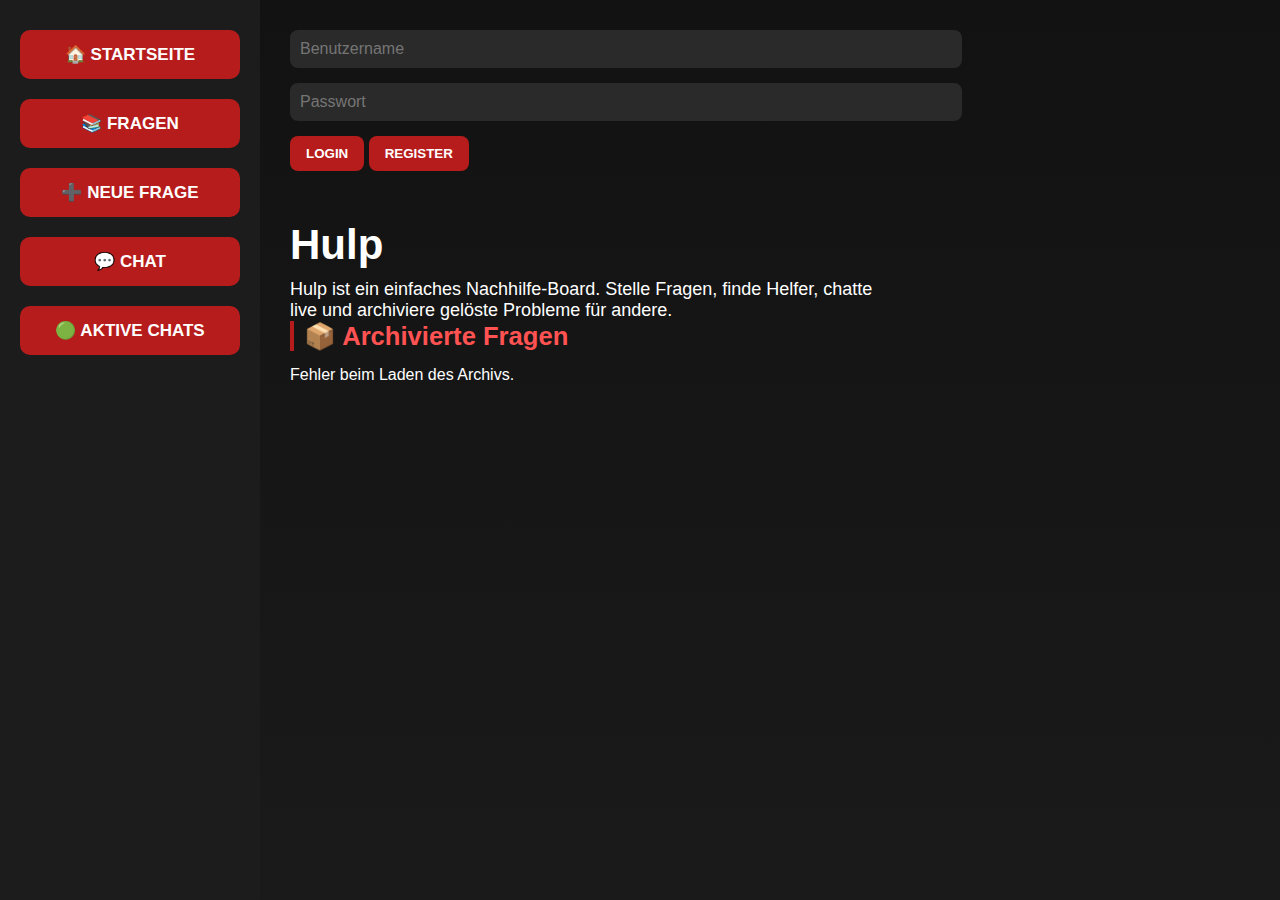
<file: index.html>
<!DOCTYPE html>
<html lang="de">
<head>
  <meta charset="UTF-8">
  <meta name="viewport" content="width=device-width, initial-scale=1.0">
  <title>Hulp – Nachhilfe Board</title>
  <link rel="stylesheet" href="style.css">
</head>
<body>

<div class="sidebar">
  <button onclick="showSection('home')">🏠 <span>Startseite</span></button>
  <button onclick="showSection('fragen')">📚 <span>Fragen</span></button>
  <button onclick="showSection('neu')">➕ <span>Neue Frage</span></button>
  <button onclick="showSection('chat')">💬 <span>Chat</span></button>
  <button onclick="showSection('activeChats')">🟢 <span>Aktive Chats</span></button>
  <button id="adminTabBtn" onclick="showSection('admin')" style="display:none;">🛠 <span>Admin</span></button>
</div>

<div class="main">
  <div class="topbar">
    <div id="loginArea">
      <input id="username" placeholder="Benutzername">
      <input id="password" type="password" placeholder="Passwort">
      <button class="btn" onclick="login()">Login</button>
      <button class="btn" onclick="showRegisterPopup()">Register</button>
    </div>
    <div id="userArea" style="display:none;">
      Eingeloggt als <span id="userName"></span>
      <button class="btn" onclick="logout()">Logout</button>
    </div>
  </div>

  <!-- Abschnitt: Startseite -->
  <div id="home" class="section">
    <h1 style="font-size:42px; margin-bottom:10px;">Hulp</h1>
    <p style="font-size:18px; max-width:600px;">
      Hulp ist ein einfaches Nachhilfe-Board. Stelle Fragen, finde Helfer,
      chatte live und archiviere gelöste Probleme für andere.
    </p>

    <h2>📦 Archivierte Fragen</h2>
    <div id="archivListe">Lade...</div>
  </div>

  <!-- Abschnitt: Fragen -->
  <div id="fragen" class="section">
    <h2>Fragen</h2>
    <div id="fragenListe"></div>
  </div>

  <!-- Abschnitt: Neue Frage -->
  <div id="neu" class="section" style="display:none;">
    <h2>Neue Frage erstellen</h2>
    <select id="fach">
      <option>Mathe</option><option>Deutsch</option><option>Englisch</option>
      <option>Physik</option><option>Chemie</option><option>Biologie</option>
    </select>
    <textarea id="frageText" placeholder="Deine Frage..."></textarea>
    <button class="btn" onclick="addFrage()">Frage senden</button>
  </div>

  <!-- Abschnitt: Chat -->
  <div id="chat" class="section" style="display:none;">
    <h2>Chat</h2>
    <div id="chatList" style="max-height:300px; overflow-y:auto; border:1px solid #6d28d9; padding:10px; border-radius:8px;"></div>
    <input id="chatInput" placeholder="Nachricht eingeben...">
    <button class="btn" onclick="sendChatMessage()">Senden</button>
      <button class="btn" onclick="endCurrentChat()">Chat beenden</button>
  </div>
</div>

<!-- Abschnitt: Aktive Chats -->
<div id="activeChats" class="section" style="display:none;">
  <h2>Meine aktiven Chats</h2>
  <div id="activeChatsList" style="max-height:300px; overflow-y:auto; border:1px solid #6d28d9; padding:10px; border-radius:8px;"></div>
</div>

<div id="admin" class="section" style="display:none;">
  <h2>Adminbereich</h2>
  <div id="adminContent">
    <p>Lade Chats...</p>
  </div>
</div>


<script src="questions.js"></script>
<script src="chat.js"></script>
<script src="main.js"></script>

<div id="registerPopup">
  <h3>Registrieren</h3>
  <input id="regUsername" placeholder="Benutzername">
  <input id="regPassword1" type="password" placeholder="Passwort">
  <input id="regPassword2" type="password" placeholder="Passwort wiederholen">
  <button class="btn" onclick="register()">Registrieren</button>
  <button class="btn" onclick="closeRegisterPopup()">Abbrechen</button>
</div>

<div id="hulpPopup">
  <div class="hulpPopupContent">
    <p id="hulpPopupText"></p>
    <div class="hulpPopupButtons">
      <button id="hulpPopupOk" class="btn">OK</button>
      <button id="hulpPopupCancel" class="btn" style="display:none;">Abbrechen</button>
    </div>
  </div>
</div>
</body>
</html>
</file>
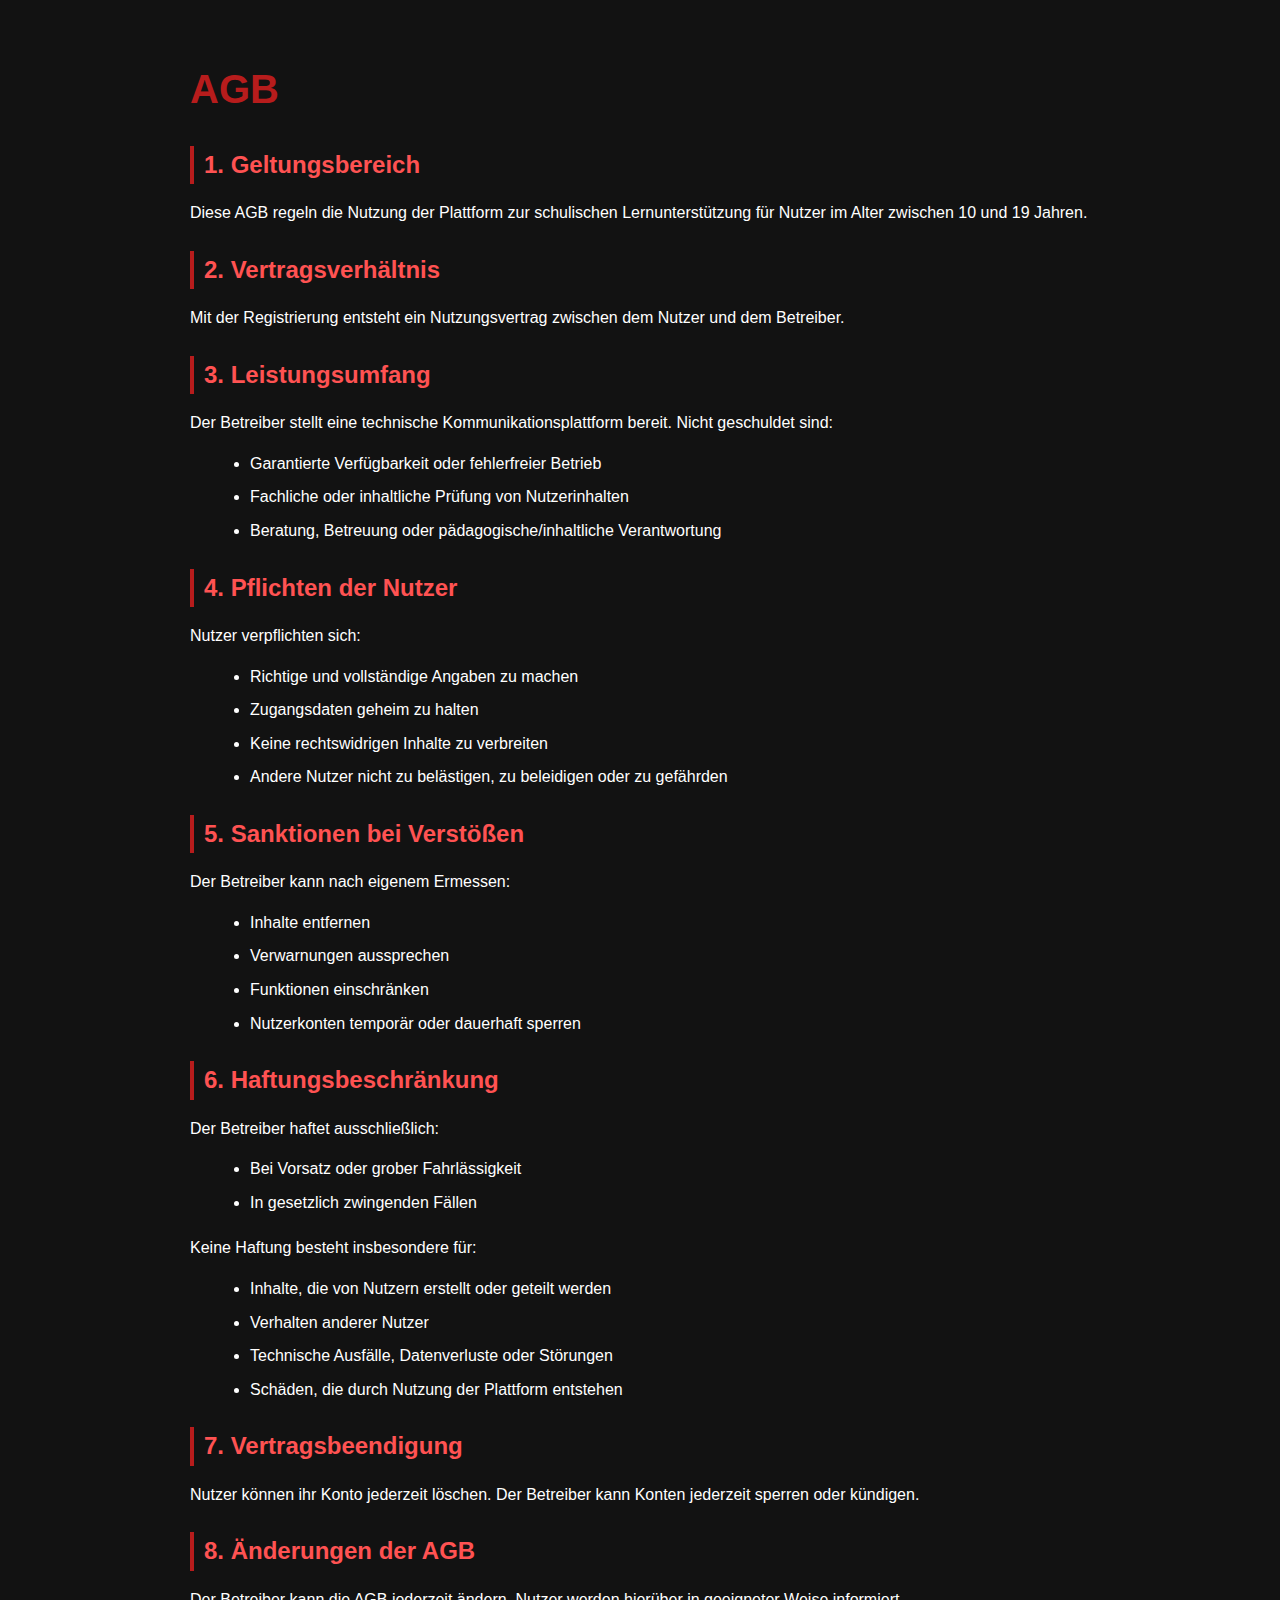
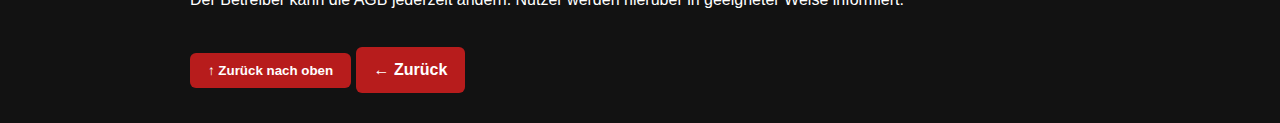
<file: agb.html>
<!DOCTYPE html>
<html lang="de">
<head>
  <meta charset="UTF-8">
  <meta name="viewport" content="width=device-width, initial-scale=1.0">
  <title>AGB – Hulp</title>
  <style>
    body {
      font-family: 'Segoe UI', sans-serif;
      background: #121212;
      color: white;
      line-height: 1.6;
      padding: 30px;
      max-width: 900px;
      margin: auto;
    }
    h1 {
      font-size: 2.5em;
      color: #b71c1c;
      margin-bottom: 20px;
    }
    h2 {
      font-size: 1.5em;
      color: #ff5252;
      margin-top: 25px;
      margin-bottom: 10px;
      border-left: 4px solid #b71c1c;
      padding-left: 10px;
    }
    ul {
      margin: 10px 0 20px 20px;
    }
    li {
      margin-bottom: 8px;
    }
    p {
      margin-bottom: 15px;
    }
    .btn-back {
      display: inline-block;
      margin-top: 20px;
      padding: 10px 18px;
      background: #b71c1c;
      color: white;
      border: none;
      border-radius: 6px;
      cursor: pointer;
      font-weight: 600;
      text-decoration: none;
      transition: 0.2s;
    }
    .btn-back:hover {
      background: #d32f2f;
    }
  </style>
</head>
<body>

  <h1>AGB</h1>

  <h2>1. Geltungsbereich</h2>
  <p>
    Diese AGB regeln die Nutzung der Plattform zur schulischen Lernunterstützung für Nutzer im Alter zwischen 10 und 19 Jahren.
  </p>

  <h2>2. Vertragsverhältnis</h2>
  <p>
    Mit der Registrierung entsteht ein Nutzungsvertrag zwischen dem Nutzer und dem Betreiber.
  </p>

  <h2>3. Leistungsumfang</h2>
  <p>Der Betreiber stellt eine technische Kommunikationsplattform bereit. Nicht geschuldet sind:</p>
  <ul>
    <li>Garantierte Verfügbarkeit oder fehlerfreier Betrieb</li>
    <li>Fachliche oder inhaltliche Prüfung von Nutzerinhalten</li>
    <li>Beratung, Betreuung oder pädagogische/inhaltliche Verantwortung</li>
  </ul>

  <h2>4. Pflichten der Nutzer</h2>
  <p>Nutzer verpflichten sich:</p>
  <ul>
    <li>Richtige und vollständige Angaben zu machen</li>
    <li>Zugangsdaten geheim zu halten</li>
    <li>Keine rechtswidrigen Inhalte zu verbreiten</li>
    <li>Andere Nutzer nicht zu belästigen, zu beleidigen oder zu gefährden</li>
  </ul>

  <h2>5. Sanktionen bei Verstößen</h2>
  <p>Der Betreiber kann nach eigenem Ermessen:</p>
  <ul>
    <li>Inhalte entfernen</li>
    <li>Verwarnungen aussprechen</li>
    <li>Funktionen einschränken</li>
    <li>Nutzerkonten temporär oder dauerhaft sperren</li>
  </ul>

  <h2>6. Haftungsbeschränkung</h2>
  <p>Der Betreiber haftet ausschließlich:</p>
  <ul>
    <li>Bei Vorsatz oder grober Fahrlässigkeit</li>
    <li>In gesetzlich zwingenden Fällen</li>
  </ul>
  <p>Keine Haftung besteht insbesondere für:</p>
  <ul>
    <li>Inhalte, die von Nutzern erstellt oder geteilt werden</li>
    <li>Verhalten anderer Nutzer</li>
    <li>Technische Ausfälle, Datenverluste oder Störungen</li>
    <li>Schäden, die durch Nutzung der Plattform entstehen</li>
  </ul>

  <h2>7. Vertragsbeendigung</h2>
  <p>
    Nutzer können ihr Konto jederzeit löschen. Der Betreiber kann Konten jederzeit sperren oder kündigen.
  </p>

  <h2>8. Änderungen der AGB</h2>
  <p>
    Der Betreiber kann die AGB jederzeit ändern. Nutzer werden hierüber in geeigneter Weise informiert.
  </p>

  <button class="btn-back" onclick="scrollToTop()">↑ Zurück nach oben</button>

  <script>
    function scrollToTop() {
      window.scrollTo({ top: 0, behavior: 'smooth' });
    }
  </script>
  <a href="index.html" class="btn-back">← Zurück</a>

</body>
</html>
</file>
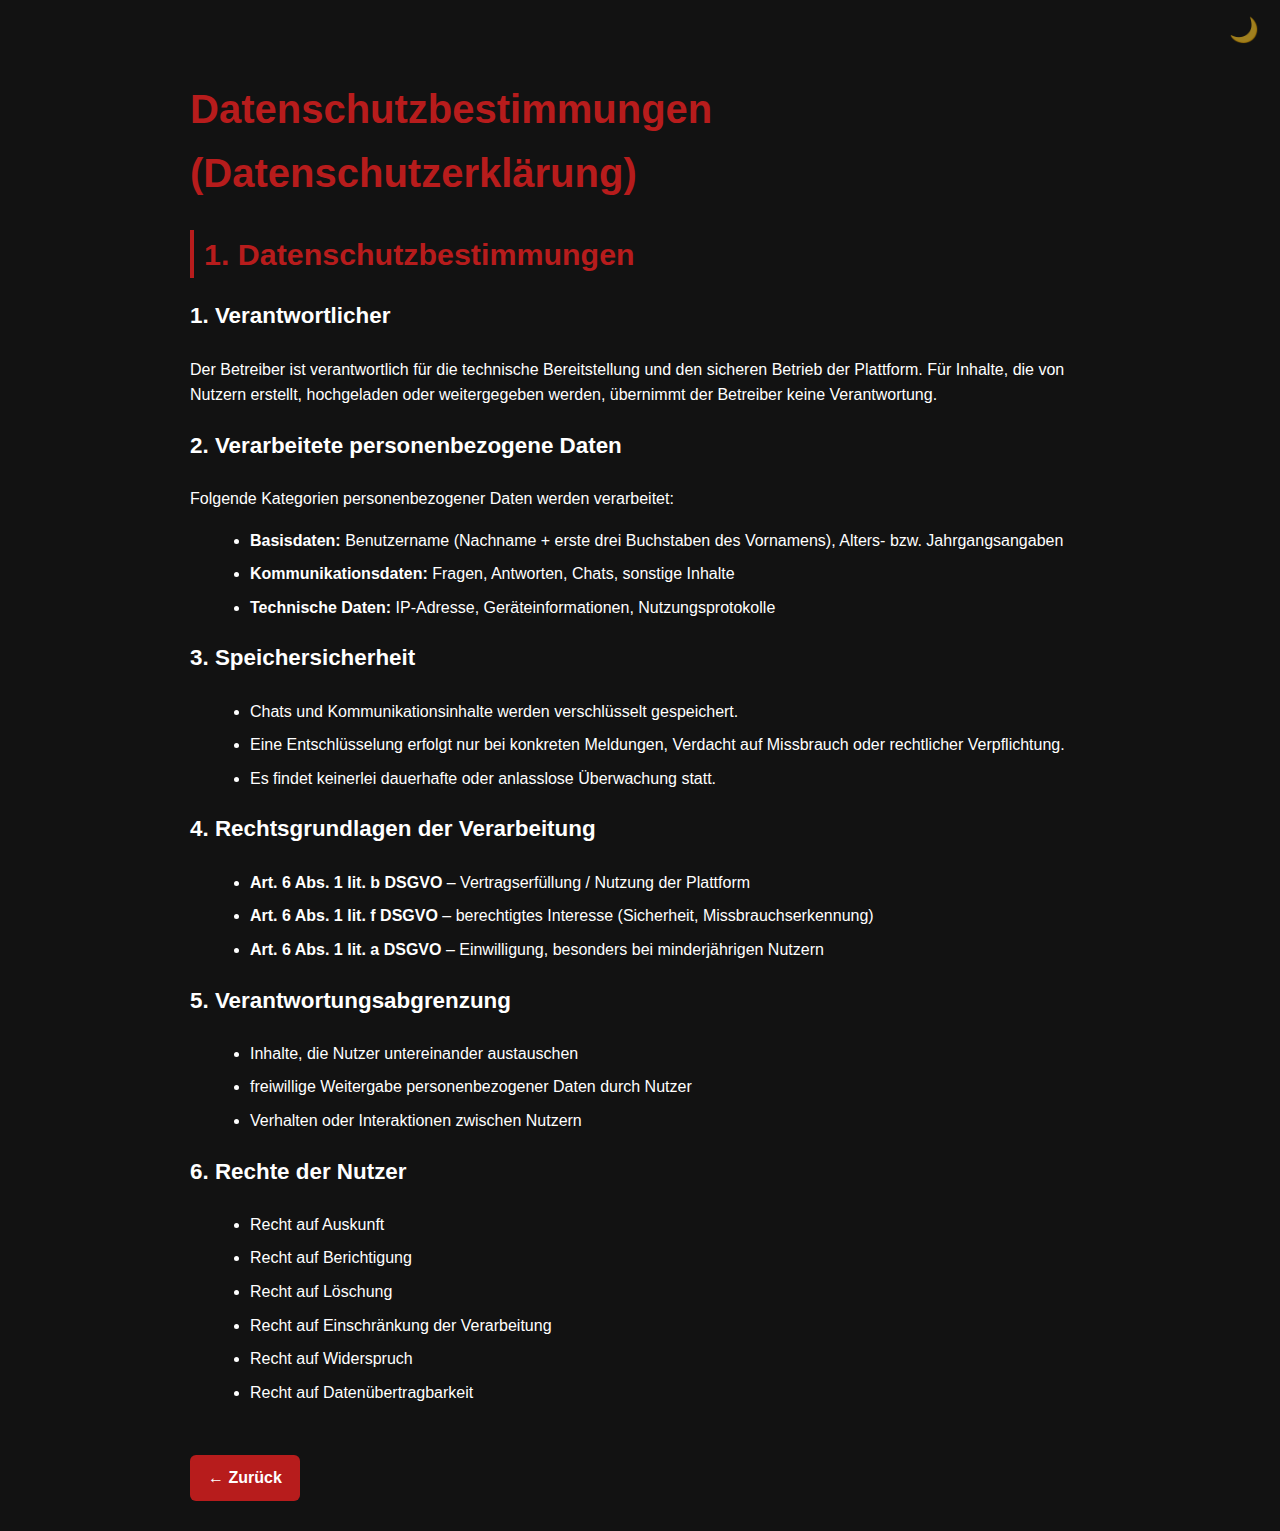
<file: datenschutz.html>
<!DOCTYPE html>
<html lang="de">
<head>
<meta charset="UTF-8">
<meta name="viewport" content="width=device-width, initial-scale=1.0">
<title>Datenschutz – Hulp</title>
<style>
  :root {
    --bg-color: #121212;
    --text-color: white;
    --accent: #b71c1c;
  }
  .light {
    --bg-color: #f5f5f5;
    --text-color: #222;
    --accent: #c62828;
  }

  body {
    font-family: 'Segoe UI', sans-serif;
    background: var(--bg-color);
    color: var(--text-color);
    line-height: 1.6;
    padding: 30px;
    max-width: 900px;
    margin: auto;
  }

  main {
    padding-top: 20px;
  }

  h1 { font-size: 2.5em; color: var(--accent); margin-bottom: 20px; }
  h2 { font-size: 1.9em; border-left: 4px solid var(--accent); padding-left: 10px; margin: 25px 0 10px; color: var(--accent); }
  h3 { font-size: 1.4em; margin-top: 20px; }

  ul { margin: 10px 0 20px 20px; }
  li { margin-bottom: 8px; }

  a.btn-back {
    display: inline-block;
    margin-top: 30px;
    padding: 10px 18px;
    background: var(--accent);
    color: white;
    border-radius: 6px;
    cursor: pointer;
    font-weight: 600;
    text-decoration: none;
    transition: 0.2s;
  }
  a.btn-back:hover { background: #d32f2f; }

  #themeToggle {
    position: fixed;
    top: 15px;
    right: 15px;
    background: transparent;
    border: none;
    font-size: 24px;
    cursor: pointer;
    color: var(--text-color);
    opacity: 0.6;
    transition: opacity 0.2s, transform 0.2s;
  }
  #themeToggle:hover { opacity: 1; transform: scale(1.1); }
  #themeToggle:focus { outline: 3px solid var(--accent); outline-offset: 3px; }
</style>
</head>
<body>
<button id="themeToggle" aria-label="Theme wechseln">🌙</button>

<main>
  <h1>Datenschutzbestimmungen (Datenschutzerklärung)</h1>

  <h2>1. Datenschutzbestimmungen</h2>

  <h3>1. Verantwortlicher</h3>
  <p>Der Betreiber ist verantwortlich für die technische Bereitstellung und den sicheren Betrieb der Plattform.  
  Für Inhalte, die von Nutzern erstellt, hochgeladen oder weitergegeben werden, übernimmt der Betreiber keine Verantwortung.</p>

  <h3>2. Verarbeitete personenbezogene Daten</h3>
  <p>Folgende Kategorien personenbezogener Daten werden verarbeitet:</p>
  <ul>
    <li><b>Basisdaten:</b> Benutzername (Nachname + erste drei Buchstaben des Vornamens), Alters- bzw. Jahrgangsangaben</li>
    <li><b>Kommunikationsdaten:</b> Fragen, Antworten, Chats, sonstige Inhalte</li>
    <li><b>Technische Daten:</b> IP-Adresse, Geräteinformationen, Nutzungsprotokolle</li>
  </ul>

  <h3>3. Speichersicherheit</h3>
  <ul>
    <li>Chats und Kommunikationsinhalte werden verschlüsselt gespeichert.</li>
    <li>Eine Entschlüsselung erfolgt nur bei konkreten Meldungen, Verdacht auf Missbrauch oder rechtlicher Verpflichtung.</li>
    <li>Es findet keinerlei dauerhafte oder anlasslose Überwachung statt.</li>
  </ul>

  <h3>4. Rechtsgrundlagen der Verarbeitung</h3>
  <ul>
    <li><b>Art. 6 Abs. 1 lit. b DSGVO</b> – Vertragserfüllung / Nutzung der Plattform</li>
    <li><b>Art. 6 Abs. 1 lit. f DSGVO</b> – berechtigtes Interesse (Sicherheit, Missbrauchserkennung)</li>
    <li><b>Art. 6 Abs. 1 lit. a DSGVO</b> – Einwilligung, besonders bei minderjährigen Nutzern</li>
  </ul>

  <h3>5. Verantwortungsabgrenzung</h3>
  <ul>
    <li>Inhalte, die Nutzer untereinander austauschen</li>
    <li>freiwillige Weitergabe personenbezogener Daten durch Nutzer</li>
    <li>Verhalten oder Interaktionen zwischen Nutzern</li>
  </ul>

  <h3>6. Rechte der Nutzer</h3>
  <ul>
    <li>Recht auf Auskunft</li>
    <li>Recht auf Berichtigung</li>
    <li>Recht auf Löschung</li>
    <li>Recht auf Einschränkung der Verarbeitung</li>
    <li>Recht auf Widerspruch</li>
    <li>Recht auf Datenübertragbarkeit</li>
  </ul>

  <a href="index.html" class="btn-back">← Zurück</a>
</main>

<script>
const btn = document.getElementById('themeToggle');
if (localStorage.getItem('theme') === 'light') {
  document.body.classList.add('light');
  btn.textContent = '☀️';
}
btn.addEventListener('click', () => {
  document.body.classList.toggle('light');
  const isLight = document.body.classList.contains('light');
  btn.textContent = isLight ? '☀️' : '🌙';
  localStorage.setItem('theme', isLight ? 'light' : 'dark');
});
</script>
</body>
</html>
</file>
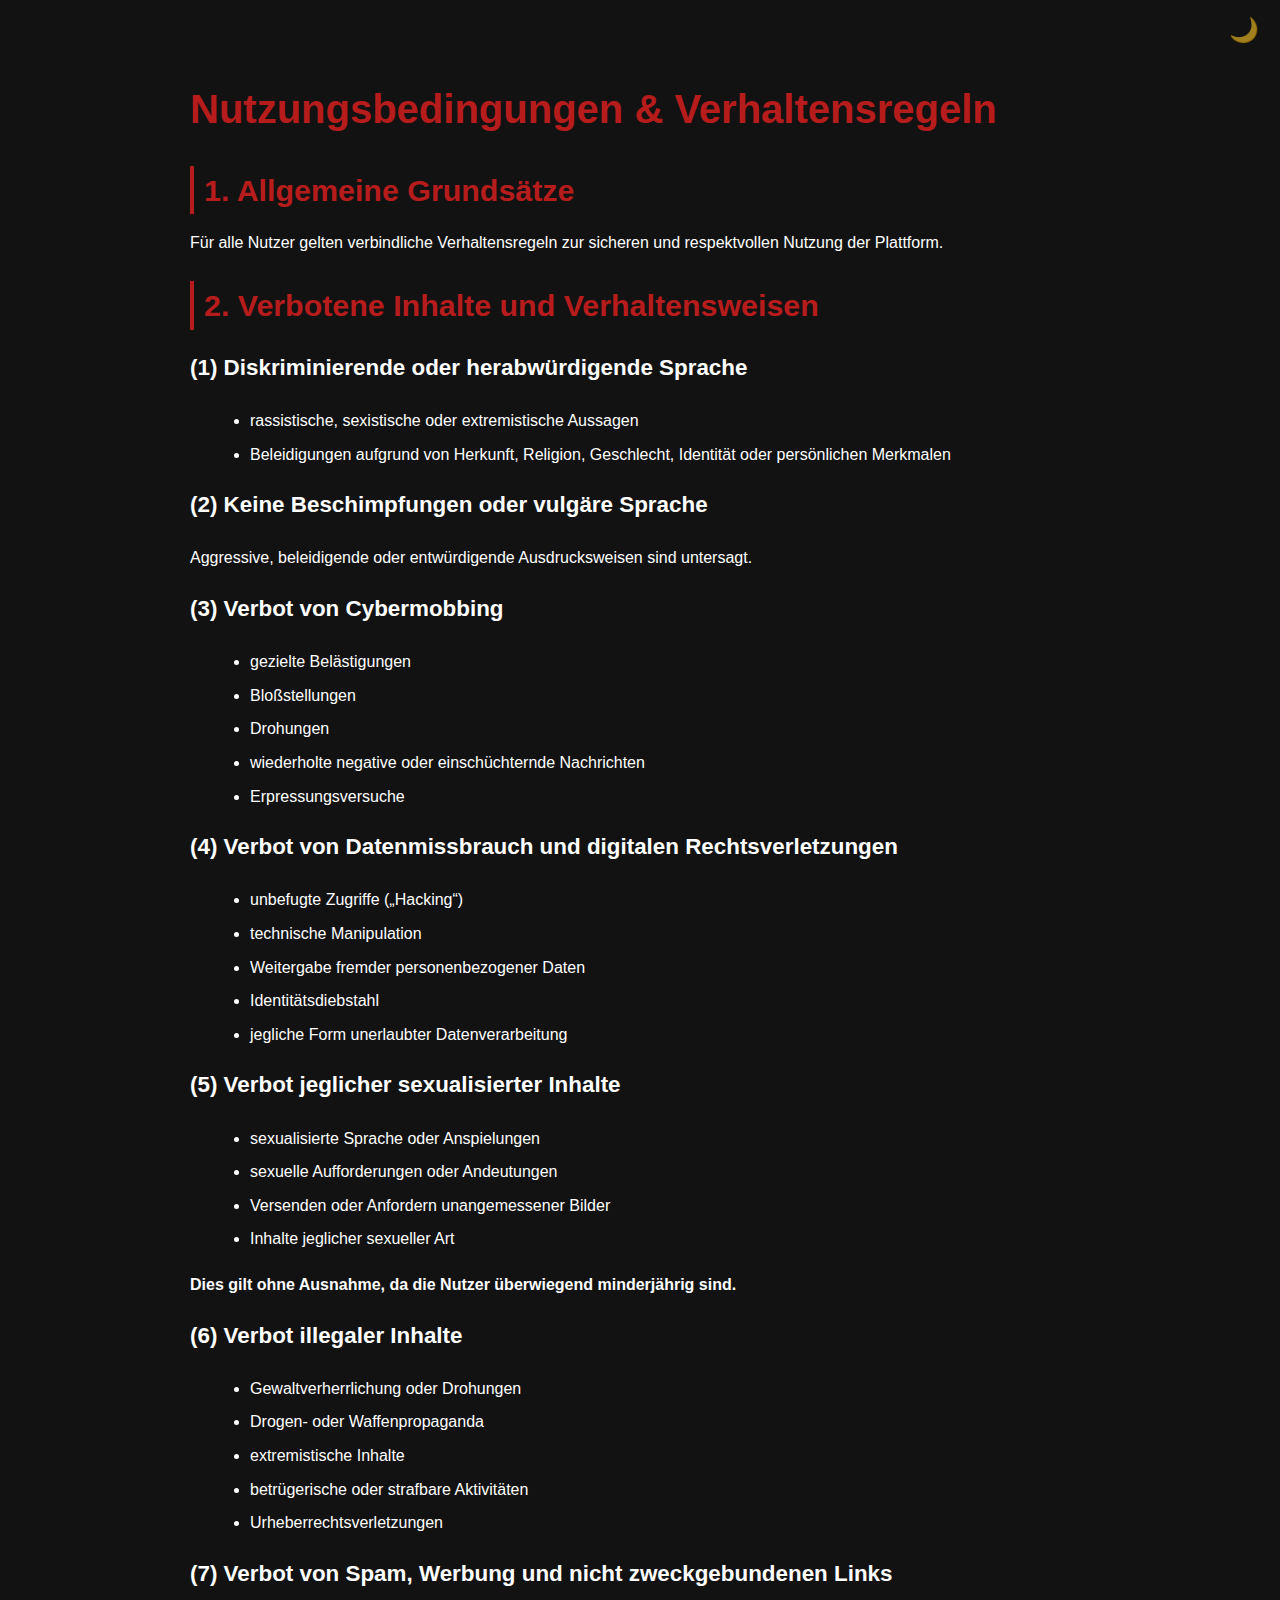
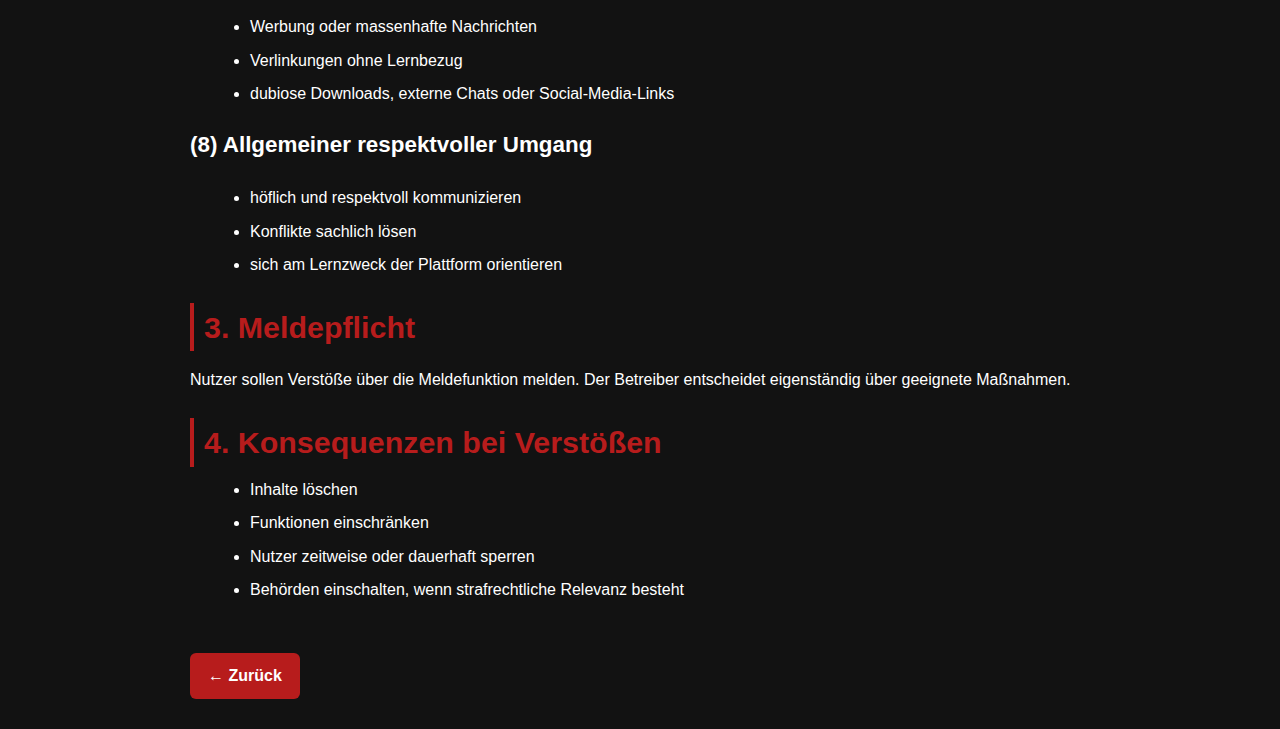
<file: nutzungsbedingungen.html>
<!DOCTYPE html>
<html lang="de">
<head>
<meta charset="UTF-8">
<meta name="viewport" content="width=device-width, initial-scale=1.0">
<title>Nutzungsbedingungen & Verhaltensregeln – Hulp</title>
<style>
  :root {
    --bg-color: #121212;
    --text-color: white;
    --accent: #b71c1c;
  }
  .light {
    --bg-color: #f5f5f5;
    --text-color: #222;
    --accent: #c62828;
  }

  body {
    font-family: 'Segoe UI', sans-serif;
    background: var(--bg-color);
    color: var(--text-color);
    line-height: 1.6;
    padding: 30px;
    max-width: 900px;
    margin: auto;
  }

  main {
    padding-top: 20px;
  }

  h1 { font-size: 2.5em; color: var(--accent); margin-bottom: 20px; }
  h2 { font-size: 1.9em; border-left: 4px solid var(--accent); padding-left: 10px; margin: 25px 0 10px; color: var(--accent); }
  h3 { font-size: 1.4em; margin-top: 20px; }
  h4 { font-size: 1.15em; color: #ff7b7b; margin-top: 18px; }

  ul { margin: 10px 0 20px 20px; }
  li { margin-bottom: 8px; }

  a.btn-back {
    display: inline-block;
    margin-top: 30px;
    padding: 10px 18px;
    background: var(--accent);
    color: white;
    border-radius: 6px;
    cursor: pointer;
    font-weight: 600;
    text-decoration: none;
    transition: 0.2s;
  }
  a.btn-back:hover { background: #d32f2f; }

  /* Theme toggle */
  #themeToggle {
    position: fixed;
    top: 15px;
    right: 15px;
    background: transparent;
    border: none;
    font-size: 24px;
    cursor: pointer;
    color: var(--text-color);
    opacity: 0.6;
    transition: opacity 0.2s, transform 0.2s;
  }
  #themeToggle:hover { opacity: 1; transform: scale(1.1); }
  #themeToggle:focus { outline: 3px solid var(--accent); outline-offset: 3px; }

  button, a.btn-back { background: var(--accent); color: white; }
</style>
</head>
<body>
  <button id="themeToggle" aria-label="Theme wechseln">🌙</button>

  <main>
    <h1>Nutzungsbedingungen & Verhaltensregeln</h1>

    <h2>1. Allgemeine Grundsätze</h2>
    <p>Für alle Nutzer gelten verbindliche Verhaltensregeln zur sicheren und respektvollen Nutzung der Plattform.</p>

    <h2>2. Verbotene Inhalte und Verhaltensweisen</h2>
    <h3>(1) Diskriminierende oder herabwürdigende Sprache</h3>
    <ul>
      <li>rassistische, sexistische oder extremistische Aussagen</li>
      <li>Beleidigungen aufgrund von Herkunft, Religion, Geschlecht, Identität oder persönlichen Merkmalen</li>
    </ul>

    <h3>(2) Keine Beschimpfungen oder vulgäre Sprache</h3>
    <p>Aggressive, beleidigende oder entwürdigende Ausdrucksweisen sind untersagt.</p>

    <h3>(3) Verbot von Cybermobbing</h3>
    <ul>
      <li>gezielte Belästigungen</li>
      <li>Bloßstellungen</li>
      <li>Drohungen</li>
      <li>wiederholte negative oder einschüchternde Nachrichten</li>
      <li>Erpressungsversuche</li>
    </ul>

    <h3>(4) Verbot von Datenmissbrauch und digitalen Rechtsverletzungen</h3>
    <ul>
      <li>unbefugte Zugriffe („Hacking“)</li>
      <li>technische Manipulation</li>
      <li>Weitergabe fremder personenbezogener Daten</li>
      <li>Identitätsdiebstahl</li>
      <li>jegliche Form unerlaubter Datenverarbeitung</li>
    </ul>

    <h3>(5) Verbot jeglicher sexualisierter Inhalte</h3>
    <ul>
      <li>sexualisierte Sprache oder Anspielungen</li>
      <li>sexuelle Aufforderungen oder Andeutungen</li>
      <li>Versenden oder Anfordern unangemessener Bilder</li>
      <li>Inhalte jeglicher sexueller Art</li>
    </ul>
    <p><b>Dies gilt ohne Ausnahme, da die Nutzer überwiegend minderjährig sind.</b></p>

    <h3>(6) Verbot illegaler Inhalte</h3>
    <ul>
      <li>Gewaltverherrlichung oder Drohungen</li>
      <li>Drogen- oder Waffenpropaganda</li>
      <li>extremistische Inhalte</li>
      <li>betrügerische oder strafbare Aktivitäten</li>
      <li>Urheberrechtsverletzungen</li>
    </ul>

    <h3>(7) Verbot von Spam, Werbung und nicht zweckgebundenen Links</h3>
    <ul>
      <li>Werbung oder massenhafte Nachrichten</li>
      <li>Verlinkungen ohne Lernbezug</li>
      <li>dubiose Downloads, externe Chats oder Social-Media-Links</li>
    </ul>

    <h3>(8) Allgemeiner respektvoller Umgang</h3>
    <ul>
      <li>höflich und respektvoll kommunizieren</li>
      <li>Konflikte sachlich lösen</li>
      <li>sich am Lernzweck der Plattform orientieren</li>
    </ul>

    <h2>3. Meldepflicht</h2>
    <p>Nutzer sollen Verstöße über die Meldefunktion melden. Der Betreiber entscheidet eigenständig über geeignete Maßnahmen.</p>

    <h2>4. Konsequenzen bei Verstößen</h2>
    <ul>
      <li>Inhalte löschen</li>
      <li>Funktionen einschränken</li>
      <li>Nutzer zeitweise oder dauerhaft sperren</li>
      <li>Behörden einschalten, wenn strafrechtliche Relevanz besteht</li>
    </ul>

    <a href="index.html" class="btn-back">← Zurück</a>
  </main>

  <script>
    const btn = document.getElementById('themeToggle');
    if (localStorage.getItem('theme') === 'light') {
      document.body.classList.add('light');
      btn.textContent = '☀️';
    }
    btn.addEventListener('click', () => {
      document.body.classList.toggle('light');
      const isLight = document.body.classList.contains('light');
      btn.textContent = isLight ? '☀️' : '🌙';
      localStorage.setItem('theme', isLight ? 'light' : 'dark');
    });
  </script>
</body>
</html>
</file>
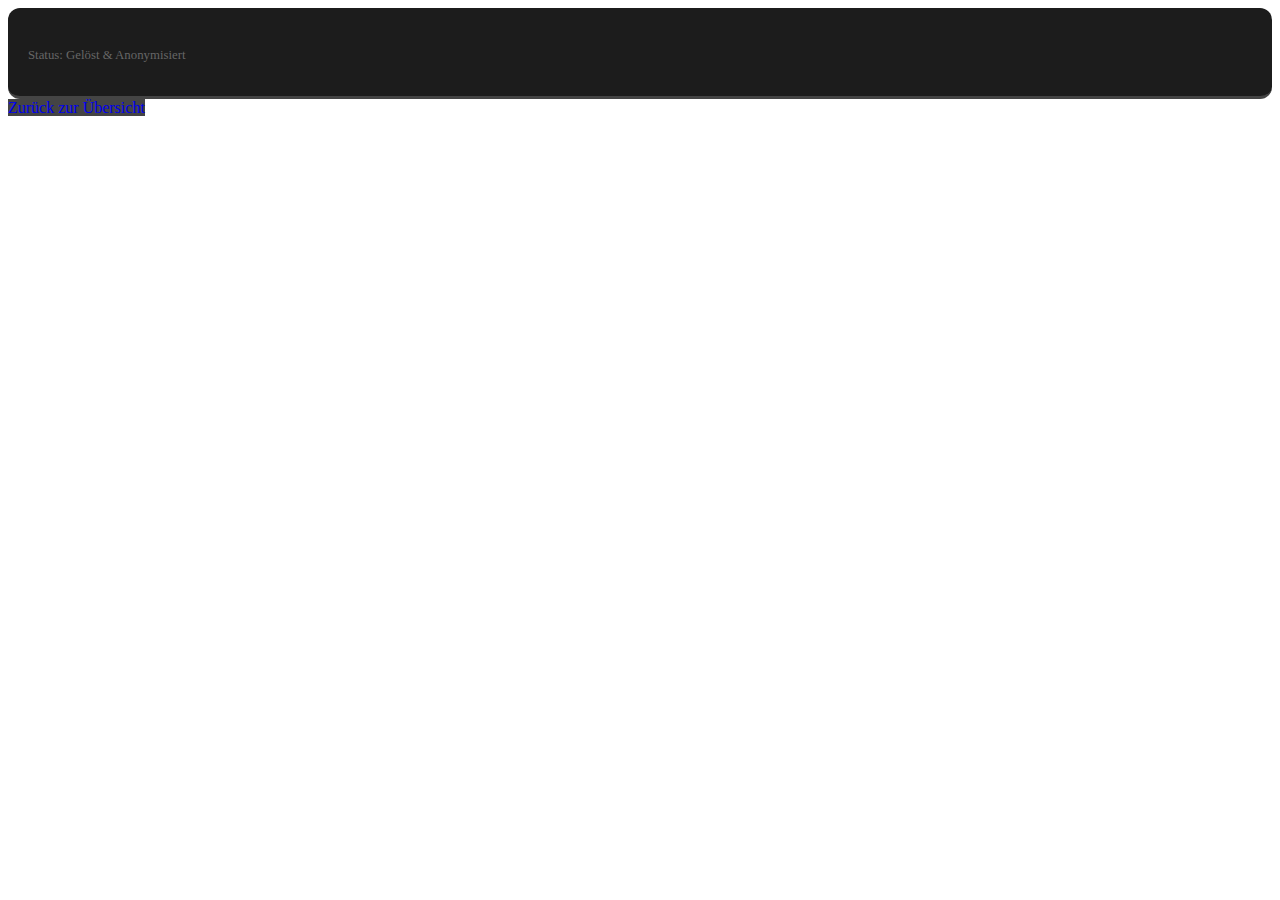
<file: src/main/resources/templates/archiv_detail.html>
<!DOCTYPE html>
<html xmlns:th="http://www.thymeleaf.org">
<head>
    <meta charset="UTF-8">
    <meta name="viewport" content="width=device-width, initial-scale=1">
    <title>Archiv – Chat Verlauf</title>
    <link rel="stylesheet" th:href="@{/css/style.css}">
    <link rel="stylesheet" href="https://cdnjs.cloudflare.com/ajax/libs/font-awesome/6.4.2/css/all.min.css">
</head>
<body>
    <div th:replace="~{fragments :: sidebar}"></div>
    <div class="main">
        <div th:replace="~{fragments :: topbar}"></div>
        <div class="section">
            <div style="background: #1c1c1c; padding: 20px; border-radius: 12px; border-bottom: 3px solid #444;">
                <h2 th:text="${frage.fach} + ' - Archiv'"></h2>
                <p th:text="${frage.text}" style="font-style: italic;"></p>
                <p style="color: #666; font-size: 0.8em;">Status: Gelöst & Anonymisiert</p>
            </div>

            <!-- Use a CSS-managed chat container instead of inline styles so responsive rules can apply -->
            <div id="chatList" class="chat-container">
                <div th:each="msg : ${messages}" 
                     th:classappend="${msg.sender == frage.ersteller} ? 'chat-left' : 'chat-right'" 
                     class="chat-bubble">
                    <div class="chat-username" th:text="${msg.sender == frage.ersteller ? 'Frager' : 'Helfer'}"></div>
                    <div th:text="${msg.text}"></div>
                </div>
            </div>
            
            <a href="/" class="btn" style="margin-top: 20px; background: #444; text-align: center; text-decoration: none;">Zurück zur Übersicht</a>
        </div>
    </div>
</body>
</html>
</file>
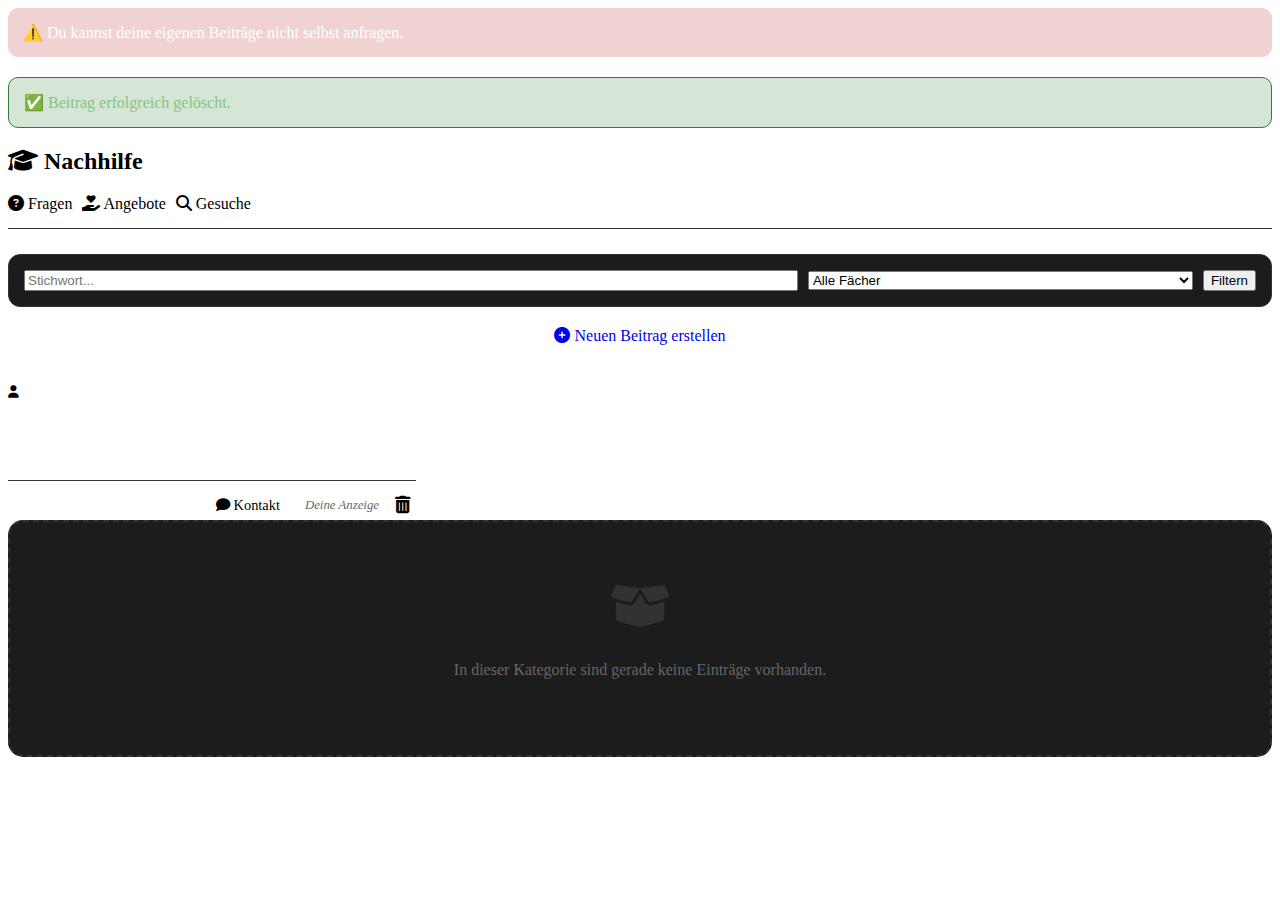
<file: src/main/resources/templates/fragen.html>
<!DOCTYPE html>
<html xmlns:th="http://www.thymeleaf.org">
<head>
    <meta charset="UTF-8">
    <title>Hulp – Nachhilfe</title>
    <link rel="stylesheet" th:href="@{/css/style.css}">
    <meta name="viewport" content="width=device-width, initial-scale=1.0">
    <link rel="stylesheet" href="https://cdnjs.cloudflare.com/ajax/libs/font-awesome/6.4.2/css/all.min.css">
    <style>
        /* Tab-Navigation */
        .tabs { display: flex; gap: 10px; margin-bottom: 25px; border-bottom: 1px solid #333; padding-bottom: 15px; }
        .tab-btn { flex: 1; padding: 12px; text-align: center; border-radius: 8px; text-decoration: none; color: #888; background: #1c1c1c; border: 1px solid #333; transition: 0.2s; font-weight: bold; font-size: 0.9em; }
        .tab-btn.active { background: var(--primary); color: white; border-color: var(--primary); }
        .tab-btn:hover:not(.active) { background: #2a2a2a; color: white; }
        
        /* Grid & Cards */
        .grid { display: grid; grid-template-columns: repeat(auto-fill, minmax(320px, 1fr)); gap: 20px; }
        .price-tag { font-size: 1.1rem; font-weight: bold; color: var(--accent-red); }

        /* Badges für die Kärtchen */
        .badge { display: inline-block; padding: 4px 10px; border-radius: 20px; font-size: 0.7rem; font-weight: bold; margin-bottom: 10px; text-transform: uppercase; }
        .badge-biete { background: rgba(34, 197, 94, 0.2); color: #4ade80; border: 1px solid #22c55e; }
        .badge-suche { background: rgba(59, 130, 246, 0.2); color: #60a5fa; border: 1px solid #3b82f6; }
        .badge-frage { background: #2a2a2a; color: #bbb; border: 1px solid #444; }
    </style>
</head>
<body>
    <div th:replace="~{fragments :: sidebar}"></div>

    <div class="main">
        <div th:replace="~{fragments :: topbar}"></div>

        <div class="section">
            <div th:if="${param.error}" style="background: rgba(183, 28, 28, 0.2); border: 1px solid var(--primary); color: white; padding: 15px; border-radius: 10px; margin-bottom: 20px;">
                <span th:if="${param.error[0] == 'self'}">⚠️ Du kannst deine eigenen Beiträge nicht selbst anfragen.</span>
            </div>
            
            <div th:if="${param.deleted}" style="background: rgba(46, 125, 50, 0.2); border: 1px solid #2e7d32; color: #81c784; padding: 15px; border-radius: 10px; margin-bottom: 20px;">
                ✅ Beitrag erfolgreich gelöscht.
            </div>

            <h2><i class="fa-solid fa-graduation-cap"></i> Nachhilfe</h2>

			<div class="tabs">
			    <a th:href="@{/fragen(type='FRAGE')}" th:class="${currentTab == 'FRAGE' ? 'tab-btn active' : 'tab-btn'}">
			        <i class="fa-solid fa-question-circle"></i> Fragen
			    </a>
			    <a th:href="@{/fragen(type='BIETE_NACHHILFE')}" th:class="${currentTab == 'BIETE_NACHHILFE' ? 'tab-btn active' : 'tab-btn'}">
			        <i class="fa-solid fa-hand-holding-heart"></i> Angebote
			    </a>
			    <a th:href="@{/fragen(type='SUCHE_NACHHILFE')}" th:class="${currentTab == 'SUCHE_NACHHILFE' ? 'tab-btn active' : 'tab-btn'}">
			        <i class="fa-solid fa-search"></i> Gesuche
			    </a>
			</div>

            <div class="filter-bar" style="background: #1c1c1c; padding: 15px; border-radius: 12px; margin-bottom: 20px; border: 1px solid #333;">
                <form action="/fragen" method="get" style="display: flex; gap: 10px; align-items: center; flex-wrap: wrap;">
                    <input type="hidden" name="type" th:value="${currentTab}">
                    <input name="search" th:value="${param.search}" placeholder="Stichwort..." style="flex: 2; min-width: 150px;"> 
                    <select name="fach" style="flex: 1;">
                        <option value="">Alle Fächer</option>
                        <option th:each="f : ${allFaecher}" th:value="${f}" th:text="${f}" th:selected="${f == param.fach}"></option>
                    </select> 
                    <button type="submit" class="btn">Filtern</button>
                </form>
            </div>

            <a href="/fragen/neu" class="btn" style="width: 100%; margin-bottom: 25px; background: var(--bg-input); border: 1px dashed var(--primary); text-align: center; text-decoration: none; display: block;">
                <i class="fa-solid fa-plus-circle"></i> Neuen Beitrag erstellen
            </a>

            <div class="grid">
				<div th:each="a : ${anzeigen}" class="card" 
				     th:style="${a.beitragTyp == 'BIETE_NACHHILFE' ? 'border-top: 4px solid #22c55e' : (a.beitragTyp == 'SUCHE_NACHHILFE' ? 'border-top: 4px solid #3b82f6' : 'border-top: 4px solid #555')}">
				    
				    <span th:class="${a.beitragTyp == 'BIETE_NACHHILFE' ? 'badge badge-biete' : (a.beitragTyp == 'SUCHE_NACHHILFE' ? 'badge badge-suche' : 'badge badge-frage')}"
				          th:text="${a.beitragTyp == 'BIETE_NACHHILFE' ? 'Bietet Nachhilfe' : (a.beitragTyp == 'SUCHE_NACHHILFE' ? 'Sucht Nachhilfe' : 'Frage / Hilfe')}">
				    </span>

                    <h3 th:text="${a.fach} + ' (Klasse ' + ${a.klasse} + ')'" style="margin: 5px 0; color: white;"></h3>
                    <p style="color: var(--text-dim); font-size: 0.85rem; margin-bottom: 10px;">
                        <i class="fa-solid fa-user" style="font-size: 0.9em;"></i> <span th:text="${a.ersteller}"></span>
                    </p>
                    
                    <p th:text="${a.text}" style="margin: 15px 0; color: #ddd; min-height: 50px; line-height: 1.4;"></p>
                    
                    <div style="display: flex; justify-content: space-between; align-items: center; border-top: 1px solid #333; margin-top: 10px; padding-top: 10px;">
                        <span class="price-tag" th:text="${a.beitragTyp == 'FRAGE' ? 'Kostenlos' : (a.preis == 0 ? 'Gratis' : a.preis + '€ / h')}"></span>
                        
                        <div style="display: flex; align-items: center; gap: 10px;">
                            <a th:if="${a.ersteller != #authentication.name}" 
                               th:href="@{/chat/start/{id}(id=${a.id})}" class="btn" style="padding: 6px 15px; font-size: 0.9em;">
                               <i class="fa-solid fa-comment"></i> Kontakt
                            </a>
                            
                            <div th:if="${a.ersteller == #authentication.name}" style="display: flex; align-items: center; gap: 10px;">
                                <span style="color: #666; font-style: italic; font-size: 0.8em;">Deine Anzeige</span>
                                <form th:action="@{/fragen/delete/{id}(id=${a.id})}" method="post" onsubmit="return confirm('Wirklich löschen?')">
                                    <button type="submit" style="background: none; border: none; color: var(--primary); cursor: pointer; font-size: 1.1em;">
                                        <i class="fa-solid fa-trash-can"></i>
                                    </button>
                                </form>
                            </div>
                        </div>
                    </div>
                </div>
            </div>

            <div th:if="${#lists.isEmpty(anzeigen)}" style="text-align: center; padding: 60px; color: #666; background: #1c1c1c; border-radius: 15px; border: 2px dashed #333;">
                <i class="fa-solid fa-box-open fa-3x" style="margin-bottom: 15px; opacity: 0.3;"></i>
                <p>In dieser Kategorie sind gerade keine Einträge vorhanden.</p>
            </div>
        </div>
    </div>
</body>
</html>
</file>
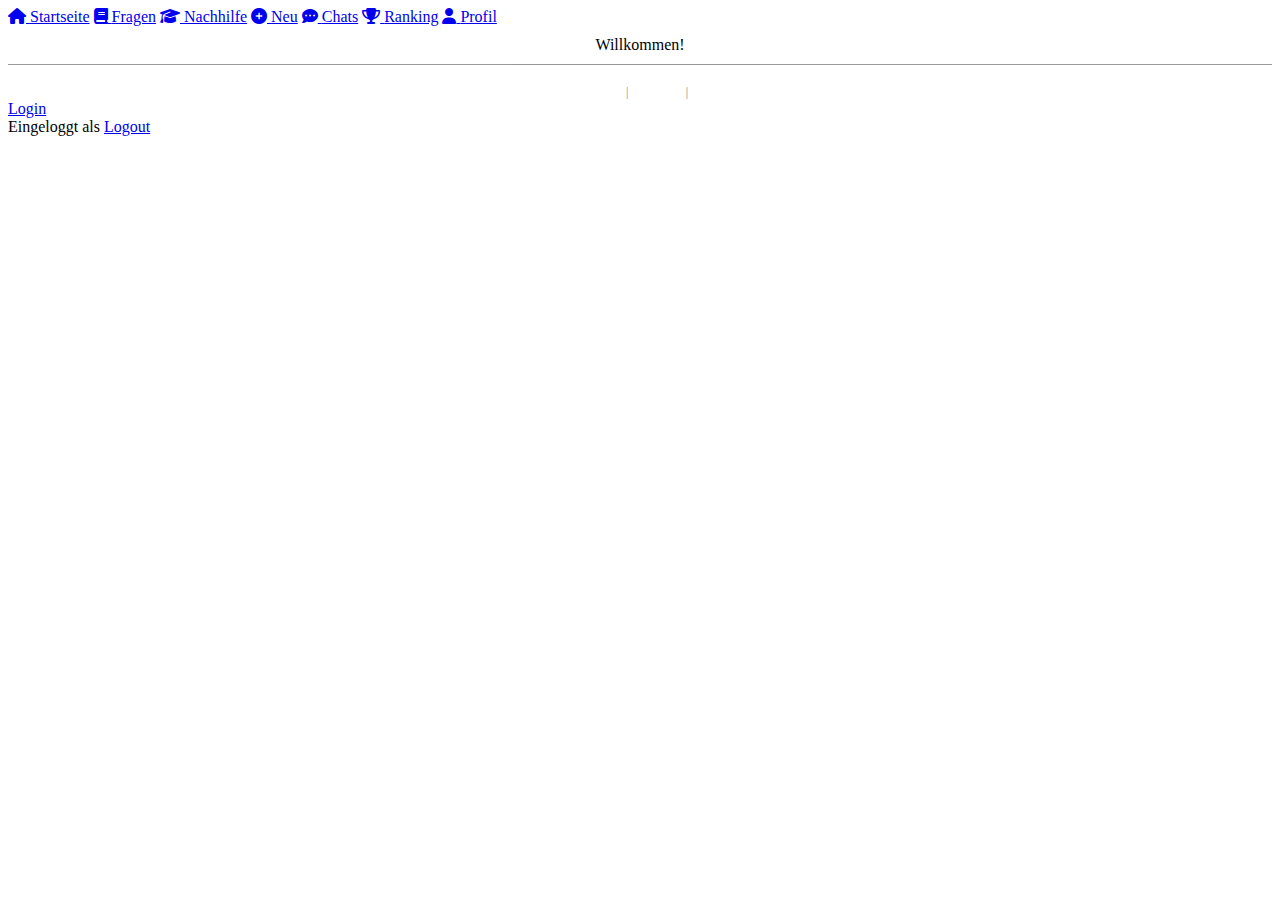
<file: src/main/resources/templates/fragments.html>
<!DOCTYPE html>
<html xmlns:th="http://www.thymeleaf.org">
<head>
    <meta charset="UTF-8">
    <link rel="stylesheet" href="https://cdnjs.cloudflare.com/ajax/libs/font-awesome/6.4.2/css/all.min.css">
</head>
<body>

<div th:fragment="sidebar" class="sidebar">
    <th:block th:if="${#authentication.name != 'anonymousUser'}">
        <a href="/" class="sidebar-link"><i class="fa-solid fa-house"></i> <span>Startseite</span></a>
        <a href="/fragen" class="sidebar-link"><i class="fa-solid fa-book"></i> <span>Fragen</span></a>
        <a href="/nachhilfe" class="sidebar-link"><i class="fa-solid fa-graduation-cap"></i> <span>Nachhilfe</span></a>
        <a href="/fragen/neu" class="sidebar-link"><i class="fa-solid fa-circle-plus"></i> <span>Neu</span></a>
        <a href="/meine-chats" class="sidebar-link"><i class="fa-solid fa-comment-dots"></i> <span>Chats</span></a>
        <a href="/leaderboard" class="sidebar-link"><i class="fa-solid fa-trophy"></i> <span>Ranking</span></a>
        <a href="/profil" class="sidebar-link"><i class="fa-solid fa-user"></i> <span>Profil</span></a>
    </th:block>

    <div th:if="${#authentication.name == 'anonymousUser'}" style="padding: 10px; color: var(--text-dim); text-align: center;">
        Willkommen!
    </div>

    <div style="margin-top: auto; padding-top: 20px; border-top: 1px solid #333; font-size: 0.75em; opacity: 0.5;">
        <div style="display: flex; flex-wrap: wrap; gap: 8px; justify-content: center;">
            <a th:href="@{/datenschutz}" style="color: white; text-decoration: none;">Datenschutz</a>
            <span>|</span>
            <a th:href="@{/nutzungsbedingungen}" style="color: white; text-decoration: none;">Nutzung</a>
            <span>|</span>
            <a th:href="@{/agb}" style="color: white; text-decoration: none;">AGB</a>
        </div>
    </div>
</div>

<div th:fragment="topbar" class="topbar">
    <div th:if="${#authentication.name == 'anonymousUser'}">
        <a href="/login" class="btn">Login</a>
    </div>
    <div th:unless="${#authentication.name == 'anonymousUser'}">
        Eingeloggt als <span th:text="${#authentication.name}"></span>
        <a href="/logout" class="btn">Logout</a>
    </div>
</div>

</body>
</html>
</file>
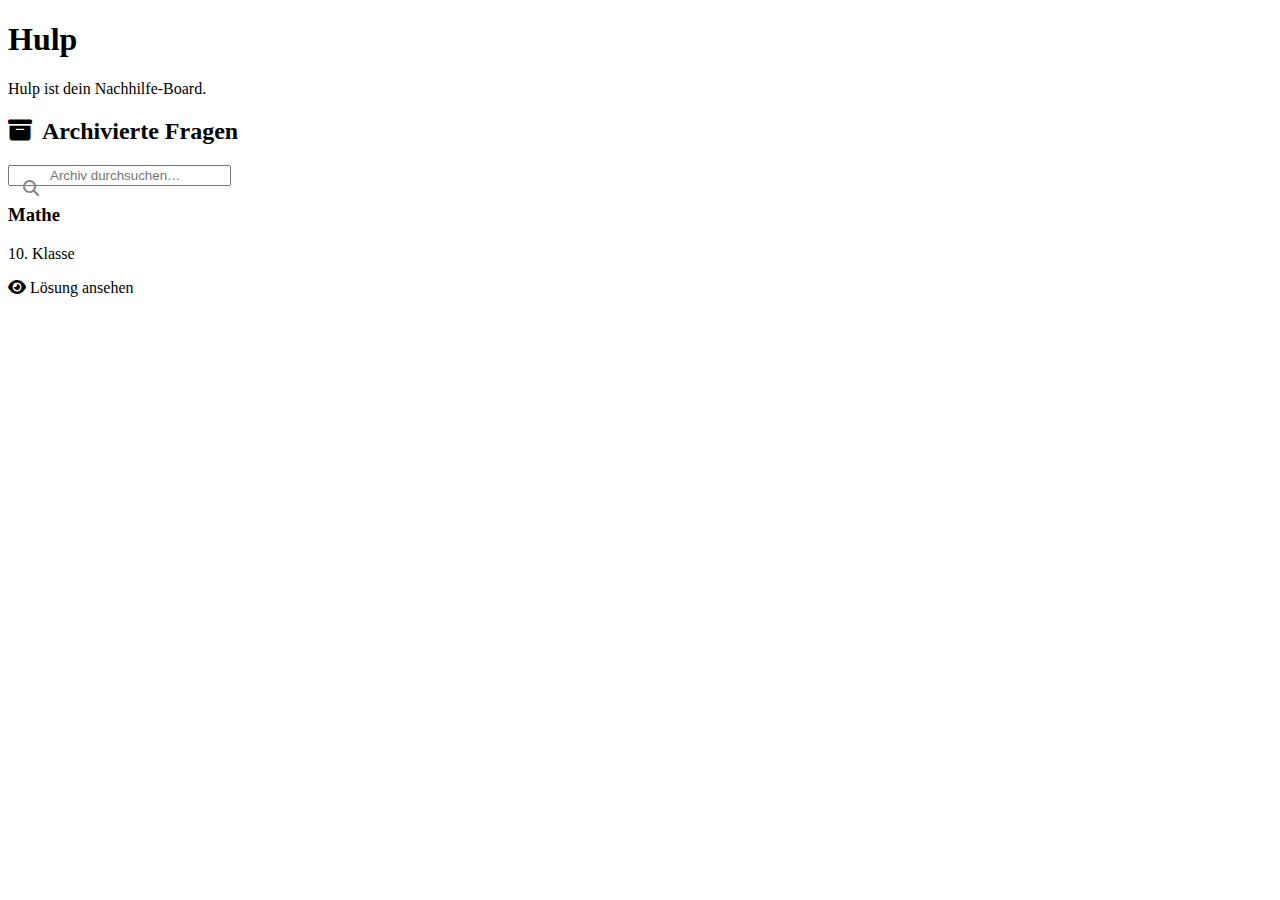
<file: src/main/resources/templates/home.html>
<!DOCTYPE html>
<html xmlns:th="http://www.thymeleaf.org">
<head>
    <title>Hulp – Startseite</title>
    <meta name="viewport" content="width=device-width, initial-scale=1.0">
    <link rel="stylesheet" th:href="@{/css/style.css}">
    <link rel="stylesheet" href="https://cdnjs.cloudflare.com/ajax/libs/font-awesome/6.4.2/css/all.min.css">
</head>
<body>
    <div th:replace="~{fragments :: sidebar}"></div>

    <div class="main">
        <div th:replace="~{fragments :: topbar}"></div>

        <div class="section">
            <h1>Hulp</h1>
            <p>Hulp ist dein Nachhilfe-Board.</p>
            
            <h2><i class="fa-solid fa-box-archive" style="color: var(--primary); margin-right: 10px;"></i>Archivierte Fragen</h2>
            
            <div class="filter-bar">
                <form action="/" method="get">
                    <i class="fa-solid fa-magnifying-glass" style="position: absolute; margin: 15px; color: #888;"></i>
                    <input name="search" placeholder="Archiv durchsuchen…" style="padding-left: 40px;">
                </form>
            </div>

            <div id="fragenListe">
                <div th:each="frage : ${archivedMessages}" class="archive-item">
                    <div class="archive-header">
                        <h3 th:text="${frage.fach}">Mathe</h3>
                        <span class="class-badge" th:text="${frage.klasse} + '. Klasse'">10. Klasse</span>
                    </div>
                    <p th:text="${#strings.abbreviate(frage.text, 100)}"></p>
                    
                    <a th:href="@{/archiv/chat/{id}(id=${frage.id})}" class="btn">
                        <i class="fa-solid fa-eye"></i> Lösung ansehen
                    </a>
                </div>
            </div>
        </div>
    </div>
</body>
</html>
</file>
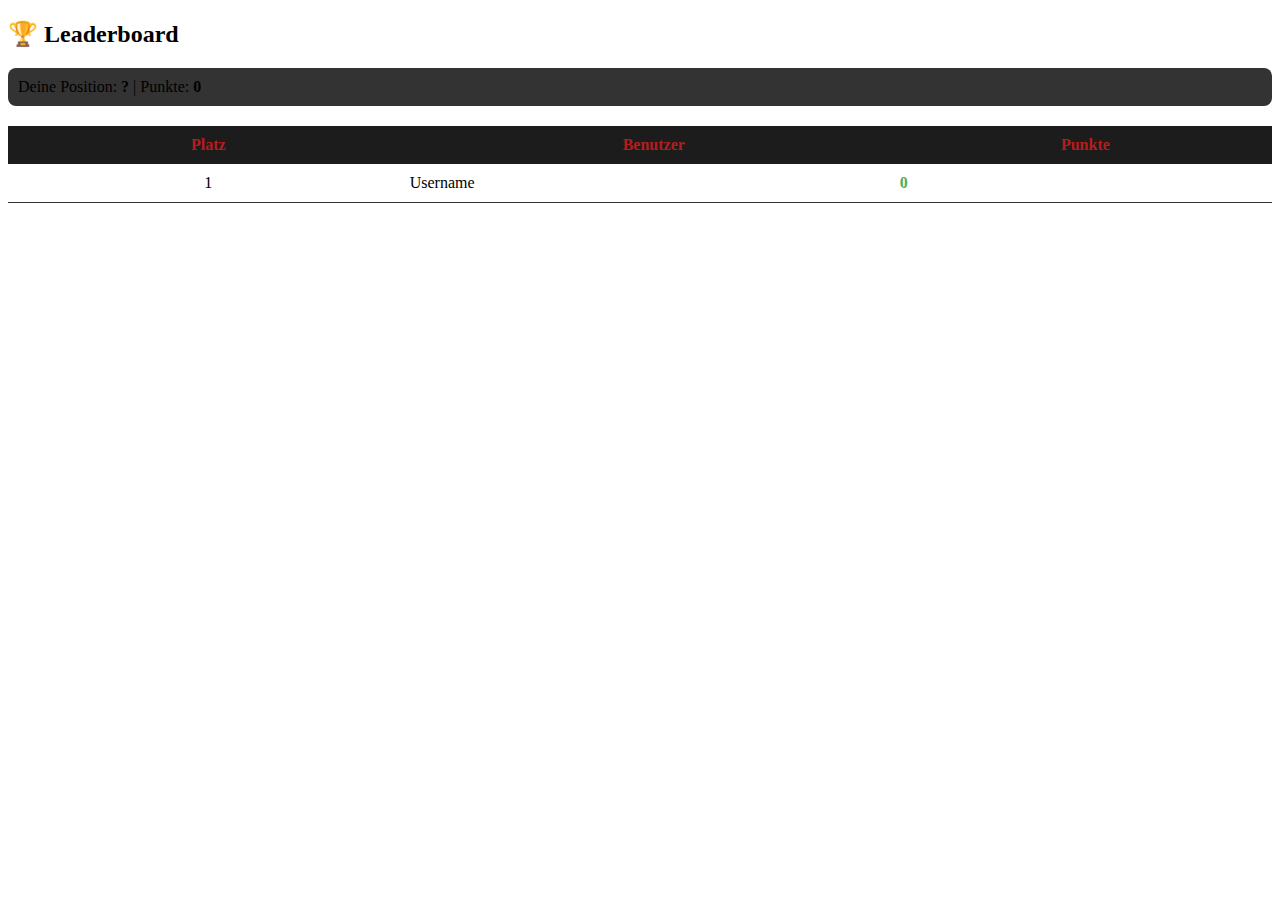
<file: src/main/resources/templates/leaderboard.html>
<!DOCTYPE html>
<html xmlns:th="http://www.thymeleaf.org">
<head>
    <meta charset="UTF-8">
    <title>Hulp – Leaderboard</title>
    <link rel="stylesheet" th:href="@{/css/style.css}">
</head>
<body>
    <div th:replace="~{fragments :: sidebar}"></div>

    <div class="main">
        <div th:replace="~{fragments :: topbar}"></div>

		<div class="section">
		    <h2>🏆 Leaderboard</h2>
		    
		    <div th:if="${myRank != null}" style="margin-bottom: 20px; padding: 10px; background: #333; border-radius: 8px;">
		        Deine Position: <b th:text="${myRank}">?</b> | Punkte: <b th:text="${myPoints}">0</b>
		    </div>
		    
		    <table class="leaderboard-table" style="width: 100%; border-collapse: collapse;">
		        <thead>
		            <tr style="background: #1c1c1c; color: #b71c1c;">
		                <th style="padding: 10px;">Platz</th>
		                <th>Benutzer</th>
		                <th>Punkte</th>
		            </tr>
		        </thead>
		        <tbody>
		            <tr th:each="user, iterStat : ${topUsers}" style="border-bottom: 1px solid #333;">
		                <td style="padding: 10px; text-align: center;" th:text="${iterStat.count}">1</td>
		                <td th:text="${user.username}">Username</td>
		                <td style="font-weight: bold; color: #4caf50;" th:text="${user.punkte}">0</td>
		            </tr>
		        </tbody>
		    </table>
		</div>
    </div>
</body>
</html>
</file>
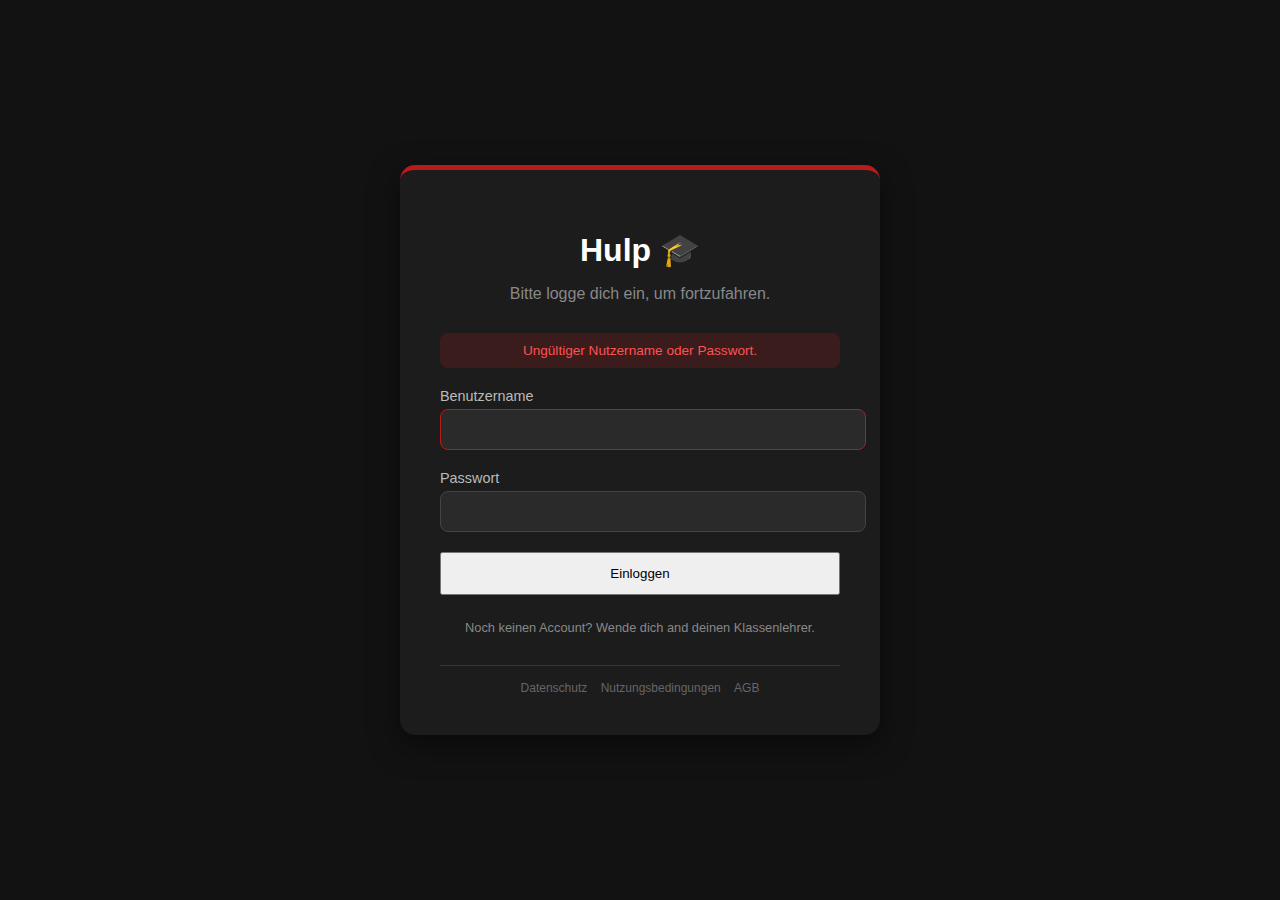
<file: src/main/resources/templates/login.html>
<!DOCTYPE html>
<html xmlns:th="http://www.thymeleaf.org">
<head>
    <meta charset="UTF-8">
    <title>Hulp – Login</title>
    <link rel="stylesheet" th:href="@{/css/style.css}">
    <style>
        body {
            display: flex;
            align-items: center;
            justify-content: center;
            height: 100vh;
            margin: 0;
            background: #121212;
            font-family: 'Segoe UI', sans-serif;
        }
        .login-card {
            background: #1c1c1c;
            padding: 40px;
            border-radius: 15px;
            border-top: 5px solid #b71c1c;
            box-shadow: 0 10px 30px rgba(0,0,0,0.5);
            width: 100%;
            max-width: 400px;
            text-align: center;
        }
        .login-card h1 { color: white; margin-bottom: 10px; }
        .login-card p { color: #888; margin-bottom: 30px; }
        
        .input-group { text-align: left; margin-bottom: 20px; }
        .input-group label { display: block; color: #bbb; margin-bottom: 5px; font-size: 0.9em; }
        .input-group input {
            width: 100%;
            padding: 12px;
            background: #2a2a2a;
            border: 1px solid #444;
            border-radius: 8px;
            color: white;
            outline: none;
        }
        .input-group input:focus { border-color: #b71c1c; }
        
        .error-msg {
            background: rgba(183, 28, 28, 0.2);
            color: #ff5252;
            padding: 10px;
            border-radius: 8px;
            margin-bottom: 20px;
            font-size: 0.85em;
        }
    </style>
</head>
<body>
    <div class="login-card">
        <h1>Hulp 🎓</h1>
        <p>Bitte logge dich ein, um fortzufahren.</p>

        <div th:if="${param.error}" class="error-msg">
            Ungültiger Nutzername oder Passwort.
        </div>

        <form th:action="@{/login}" method="post">
            <div class="input-group">
                <label>Benutzername</label>
                <input type="text" name="username" required autofocus>
            </div>
            <div class="input-group">
                <label>Passwort</label>
                <input type="password" name="password" required>
            </div>
            <button type="submit" class="btn" style="width: 100%; padding: 12px;">Einloggen</button>
        </form>
        
        <p style="margin-top: 25px; font-size: 0.8em;">
            Noch keinen Account? Wende dich and deinen Klassenlehrer.
        </p>
        
		<div style="margin-top: 30px; border-top: 1px solid #333; padding-top: 15px; font-size: 0.75em;">
		    <a th:href="@{/datenschutz}" style="color: #666; text-decoration: none; margin: 0 5px;">Datenschutz</a>
		    <a th:href="@{/nutzungsbedingungen}" style="color: #666; text-decoration: none; margin: 0 5px;">Nutzungsbedingungen</a>
		    <a th:href="@{/agb}" style="color: #666; text-decoration: none; margin: 0 5px;">AGB</a>
		</div>
    </div>
</body>
</html>
</file>
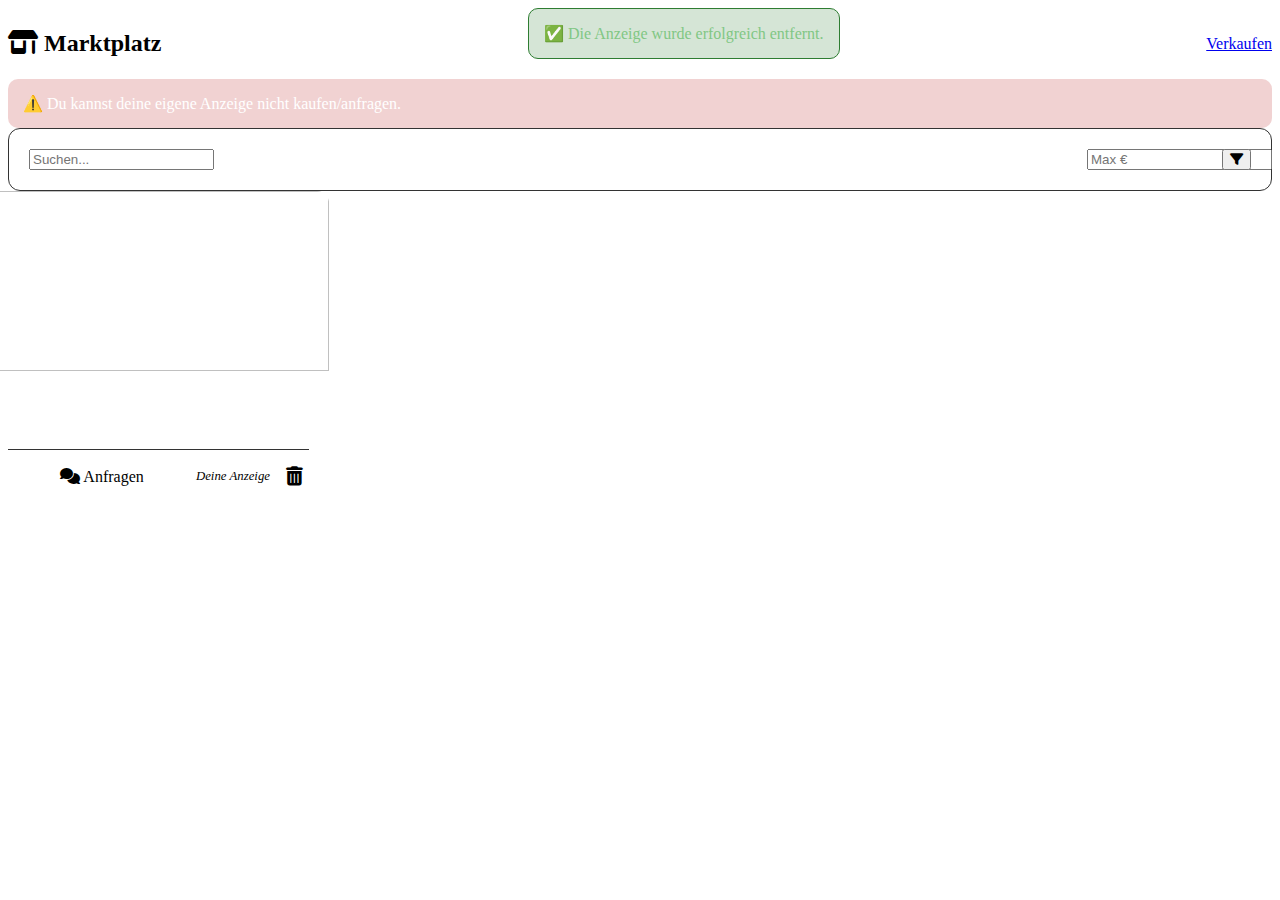
<file: src/main/resources/templates/marktplatz.html>
<!DOCTYPE html>
<html xmlns:th="http://www.thymeleaf.org">
<head>
    <meta charset="UTF-8">
    <title>Hulp – Marktplatz</title>
    <link rel="stylesheet" th:href="@{/css/style.css}">
    <link rel="stylesheet" href="https://cdnjs.cloudflare.com/ajax/libs/font-awesome/6.4.2/css/all.min.css">
    <meta name="viewport" content="width=device-width, initial-scale=1.0">
    <style>
        .filter-bar { background: #f8fafc; padding: 20px; border-radius: 12px; margin-bottom: 20px; display: flex; gap: 15px; align-items: flex-end; }
        .filter-group { display: flex; flex-direction: column; gap: 5px; }
        .market-grid { display: grid; grid-template-columns: repeat(auto-fill, minmax(250px, 1fr)); gap: 20px; }
        .market-card { background: white; border-radius: 12px; overflow: hidden; border: 1px solid #e2e8f0; transition: transform 0.2s; }
        .market-card:hover { transform: translateY(-5px); }
        .market-img { width: 100%; height: 180px; object-fit: cover; background: #f1f5f9; }
        .market-content { padding: 15px; }
        .price { font-size: 1.25rem; font-weight: bold; color: #059669; }
    </style>
</head>
<body>
    <div th:replace="~{fragments :: sidebar}"></div>
<div class="main">
    <div th:replace="~{fragments :: topbar}"></div>

    <div class="section">
        <div style="display: flex; justify-content: space-between; align-items: center;">
            <h2><i class="fa-solid fa-shop"></i> Marktplatz</h2>
            <div th:if="${param.deleted}" style="background: rgba(46, 125, 50, 0.2); border: 1px solid #2e7d32; color: #81c784; padding: 15px; border-radius: 10px; margin-bottom: 20px;">
			    ✅ Die Anzeige wurde erfolgreich entfernt.
			</div>
            <a href="/marktplatz/neu" class="btn">Verkaufen</a>
        </div>

        <div th:if="${param.error == 'self'}" style="background: rgba(183, 28, 28, 0.2); border: 1px solid var(--primary); color: white; padding: 15px; border-radius: 10px;">
            ⚠️ Du kannst deine eigene Anzeige nicht kaufen/anfragen.
        </div>

        <form action="/marktplatz" method="get" class="filter-bar" style="background: var(--bg-panel); border: 1px solid #333;">
            <div style="flex: 2;">
                <input type="text" name="q" th:value="${param.q}" placeholder="Suchen...">
            </div>
            <div style="width: 120px;">
                <input type="number" name="maxPreis" th:value="${param.maxPreis}" placeholder="Max €">
            </div>
            <button type="submit" class="btn"><i class="fa-solid fa-filter"></i></button>
        </form>

        <div style="display: grid; grid-template-columns: repeat(auto-fill, minmax(280px, 1fr)); gap: 20px;">
            <div th:each="a : ${anzeigen}" class="card">
                <div th:if="${a.bild != null}" style="margin: -20px -20px 15px -20px;">
                    <img th:src="'data:image/png;base64,' + ${a.bild}" 
                         style="width: 100%; height: 180px; object-fit: cover; border-top-left-radius: 12px; border-top-right-radius: 12px;">
                </div>
                
                <h3 th:text="${a.fach}" style="color: var(--accent-red); margin-bottom: 5px;"></h3>
                <p th:text="${a.text}" style="color: var(--text-dim); font-size: 0.9em; min-height: 40px;"></p>
                
                <div style="display: flex; justify-content: space-between; align-items: center; margin-top: 15px; border-top: 1px solid #333; padding-top: 10px;">
    <span style="font-weight: bold; font-size: 1.2em;" th:text="${a.preis + ' €'}"></span>
    
    <a th:if="${a.ersteller != #authentication.name}" 
       th:href="@{/chat/start/{id}(id=${a.id})}" class="btn" style="padding: 8px 15px;">
       <i class="fa-solid fa-comments"></i> Anfragen
    </a>
    
    <div th:if="${a.ersteller == #authentication.name}" style="display: flex; align-items: center; gap: 10px;">
        <span style="font-size: 0.8em; color: var(--text-dim); font-style: italic;">Deine Anzeige</span>
        
        <form th:action="@{/marktplatz/delete/{id}(id=${a.id})}" method="post" 
              onsubmit="return confirm('Möchtest du dieses Inserat wirklich löschen?')">
            <button type="submit" style="background: none; border: none; color: var(--primary); cursor: pointer; font-size: 1.2em;" title="Löschen">
                <i class="fa-solid fa-trash-can"></i>
            </button>
        </form>
    </div>
</div>
        </div>
    </div>
</div>
</body>
</html>
</file>
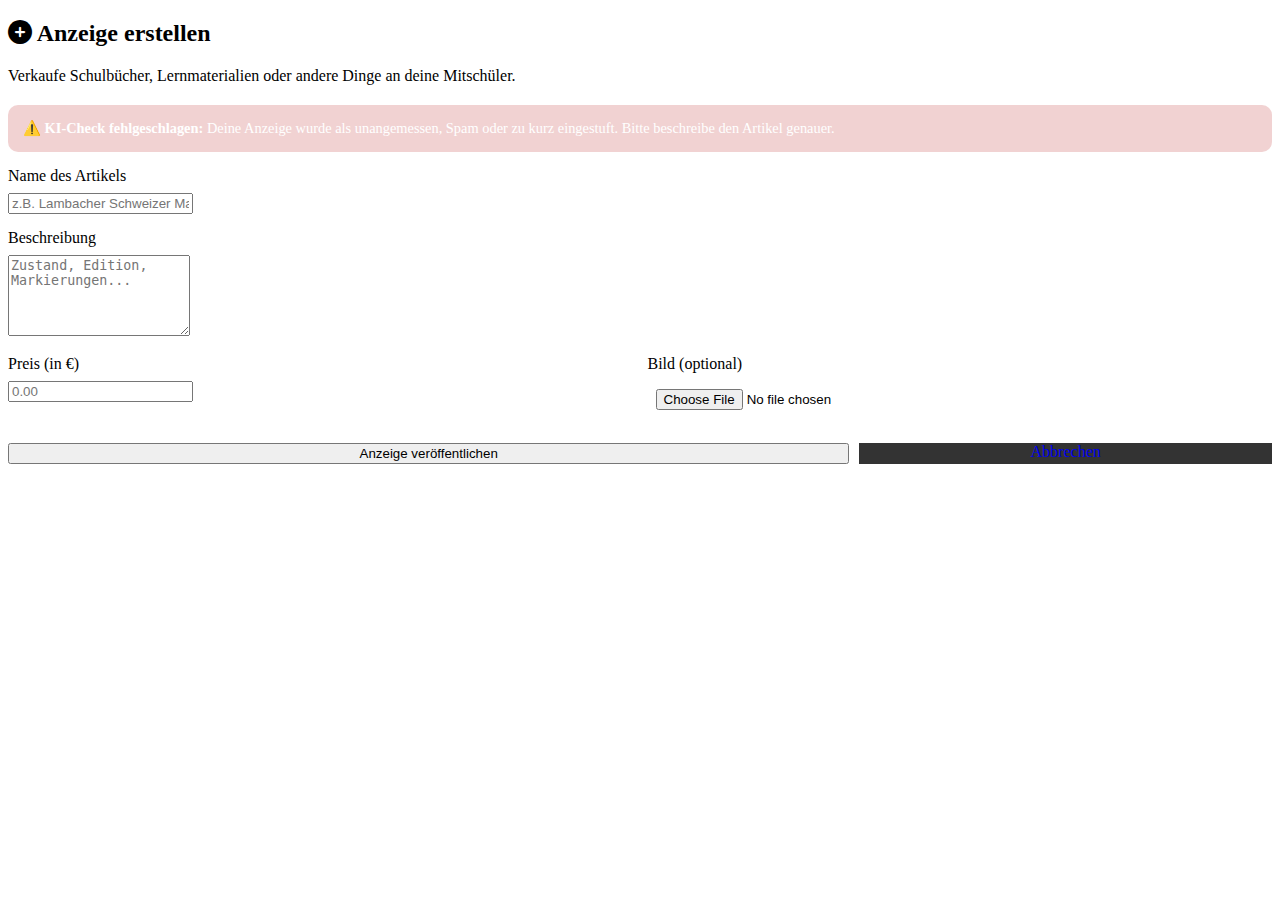
<file: src/main/resources/templates/marktplatz_neu.html>
<!DOCTYPE html>
<html xmlns:th="http://www.thymeleaf.org">
<head>
    <meta charset="UTF-8">
    <meta name="viewport" content="width=device-width, initial-scale=1.0">
    <title>Hulp – Artikel verkaufen</title>
    <link rel="stylesheet" th:href="@{/css/style.css}">
    <link rel="stylesheet" href="https://cdnjs.cloudflare.com/ajax/libs/font-awesome/6.4.2/css/all.min.css">
</head>
<body>
    <div th:replace="~{fragments :: sidebar}"></div>

    <div class="main">
        <div th:replace="~{fragments :: topbar}"></div>

        <div class="section">
            <h2><i class="fa-solid fa-plus-circle"></i> Anzeige erstellen</h2>
            
            <div class="card">
                <p style="color: var(--text-dim); margin-bottom: 20px;">
                    Verkaufe Schulbücher, Lernmaterialien oder andere Dinge an deine Mitschüler.
                </p>

                <form th:action="@{/marktplatz/neu}" method="post" enctype="multipart/form-data" style="display: flex; flex-direction: column; gap: 15px;">
                    
                    <div th:if="${param.error}" style="background: rgba(183, 28, 28, 0.2); border: 1px solid var(--primary); color: white; padding: 15px; border-radius: 10px; font-size: 0.9em;">
                        ⚠️ <strong>KI-Check fehlgeschlagen:</strong> Deine Anzeige wurde als unangemessen, Spam oder zu kurz eingestuft. Bitte beschreibe den Artikel genauer.
                    </div>

                    <div class="form-group">
                        <label style="color: var(--text-dim); display: block; margin-bottom: 8px;">Name des Artikels</label>
                        <input type="text" name="name" required placeholder="z.B. Lambacher Schweizer Mathe 10">
                    </div>

                    <div class="form-group">
                        <label style="color: var(--text-dim); display: block; margin-bottom: 8px;">Beschreibung</label>
                        <textarea name="beschreibung" rows="5" required placeholder="Zustand, Edition, Markierungen..."></textarea>
                    </div>

                    <div style="display: grid; grid-template-columns: 1fr 1fr; gap: 15px;">
                        <div class="form-group">
                            <label style="color: var(--text-dim); display: block; margin-bottom: 8px;">Preis (in €)</label>
                            <input type="number" name="preis" step="0.50" required placeholder="0.00">
                        </div>
                        <div class="form-group">
                            <label style="color: var(--text-dim); display: block; margin-bottom: 8px;">Bild (optional)</label>
                            <input type="file" name="bild" accept="image/*" style="padding: 8px;">
                        </div>
                    </div>

                    <div style="margin-top: 10px; display: flex; gap: 10px;">
                        <button type="submit" class="btn" style="flex: 2;">Anzeige veröffentlichen</button>
                        <a href="/marktplatz" class="btn" style="flex: 1; background: #333; text-align: center; text-decoration: none;">Abbrechen</a>
                    </div>
                </form>
            </div>
        </div>
    </div>
</body>
</html>
</file>
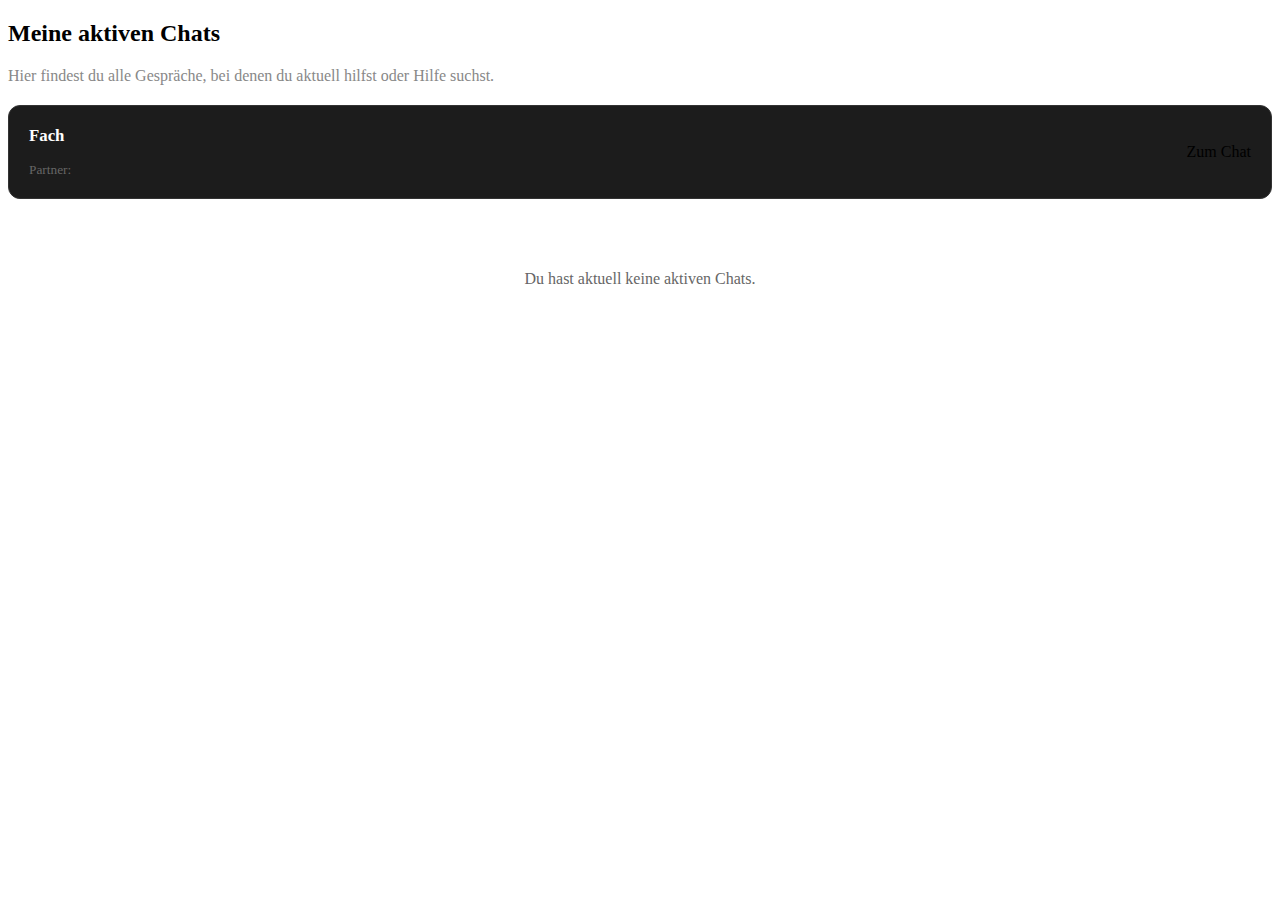
<file: src/main/resources/templates/meine_chats.html>
<!DOCTYPE html>
<html xmlns:th="http://www.thymeleaf.org">
<head>
    <meta charset="UTF-8">
    <title>Hulp – Meine Chats</title>
    <link rel="stylesheet" th:href="@{/css/style.css}">
    <style>
        .chat-card {
            background: #1c1c1c;
            border: 1px solid #333;
            padding: 20px;
            margin-bottom: 15px;
            border-radius: 12px;
            display: flex;
            justify-content: space-between;
            align-items: center; /* Zentriert Button und Text vertikal zueinander */
            gap: 20px;
        }
        .chat-info { flex: 1; }
        .badge-small {
            font-size: 0.7rem;
            padding: 20px 8px;
            border-radius: 4px;
            text-transform: uppercase;
            font-weight: bold;
            margin-right: 8px;
        }
        .badge-nachhilfe { background: #b71c1c; color: white; }
        .badge-frage { background: #444; color: #ddd; }
        .badge-small {
		    font-size: 0.7rem;
		    padding: 2px 8px; /* Deutlich kleineres Padding! */
		    border-radius: 4px;
		    text-transform: uppercase;
		    font-weight: bold;
		    margin-right: 8px;
		    display: inline-block; /* Wichtig für korrekte Abstände */
		    vertical-align: middle;
		}
    </style>
</head>
<body>
    <div th:replace="~{fragments :: sidebar}"></div>

    <div class="main">
        <div th:replace="~{fragments :: topbar}"></div>

        <div class="section">
            <h2>Meine aktiven Chats</h2>
            <p style="color: #888; margin-bottom: 20px;">Hier findest du alle Gespräche, bei denen du aktuell hilfst oder Hilfe suchst.</p>

            <div id="fragenListe">
                <div th:each="c : ${chats}" class="chat-card">
                    
                    <div class="chat-info">
					    <div style="margin-bottom: 8px; line-height: 1.2;">
					        <span th:class="${c.beitragTyp == 'FRAGE' ? 'badge-small badge-frage' : 'badge-small badge-nachhilfe'}"
					              th:text="${c.beitragTyp == 'FRAGE' ? 'Frage' : 'Nachhilfe'}">
					        </span>
					        <b th:text="${c.fach} + ' (Klasse ' + ${c.klasse} + ')'" style="color: white; font-size: 1.05em;">Fach</b>
					    </div>
					    
					    <p th:text="${c.text}" style="color: #bbb; margin: 8px 0; font-size: 0.95em; line-height: 1.4; display: -webkit-box; -webkit-line-clamp: 2; -webkit-box-orient: vertical; overflow: hidden;"></p>
					    
					    <small style="color: #666; display: block; margin-top: 5px;">
					        Partner: 
					        <span style="color: #999;" 
					              th:text="${#authentication.name == c.ersteller ? (c.helfer != null ? c.helfer : 'Noch niemand') : c.ersteller}">
					        </span>
					    </small>
					</div>

                    <div class="chat-actions">
                        <a th:href="@{/chat/{id}(id=${c.id})}" class="btn" style="white-space: nowrap;">Zum Chat</a>
                    </div>
                </div>

                <div th:if="${#lists.isEmpty(chats)}" style="text-align: center; padding: 40px; color: #666;">
                    <p>Du hast aktuell keine aktiven Chats.</p>
                </div>
            </div>
        </div>
    </div>
</body>
</html>
</file>
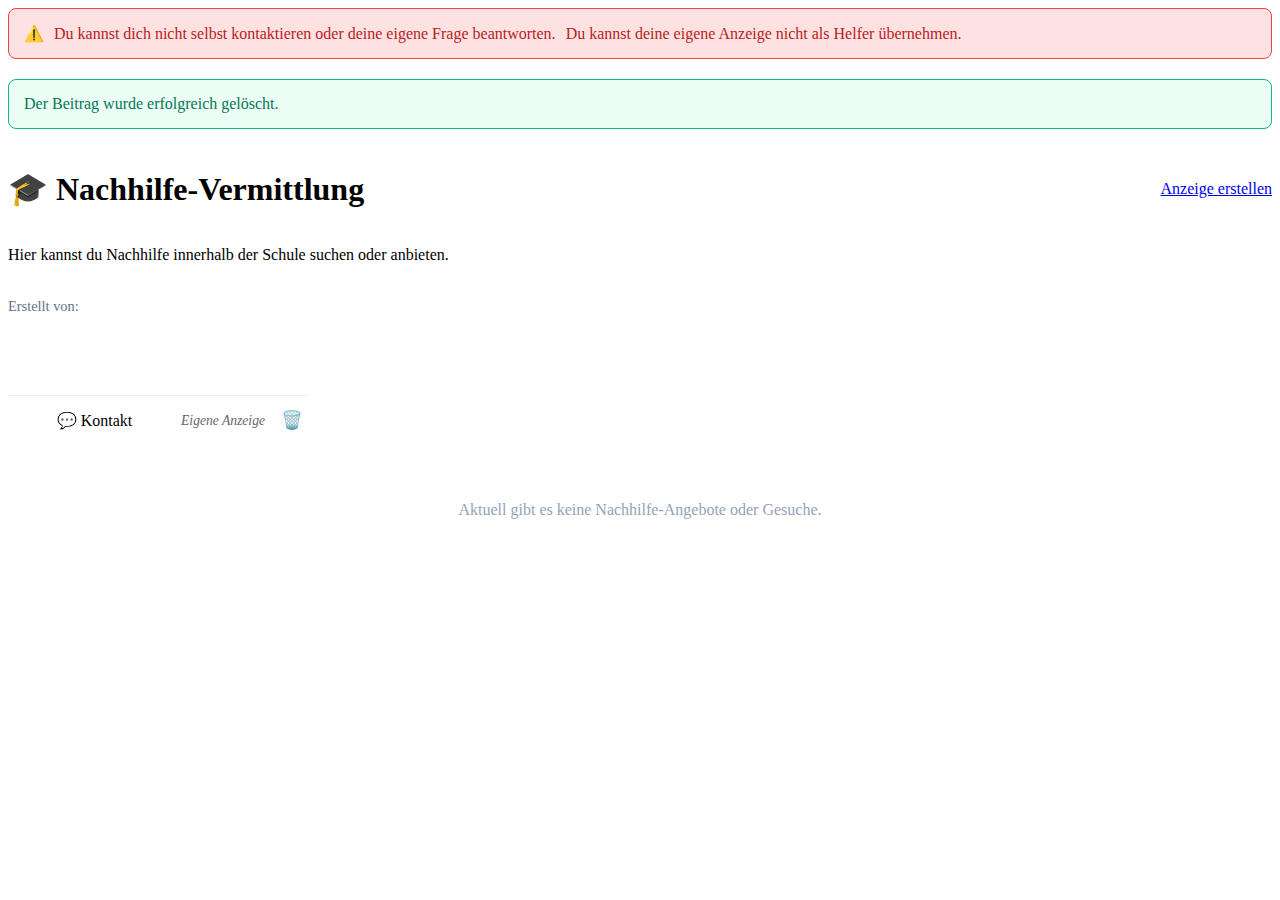
<file: src/main/resources/templates/nachhilfe.html>
<!DOCTYPE html>
<html xmlns:th="http://www.thymeleaf.org">
<head>
    <meta charset="UTF-8">
    <meta name="viewport" content="width=device-width, initial-scale=1.0">
    <title>Hulp – Nachhilfe</title>
    <link rel="stylesheet" th:href="@{/css/style.css}">
    <style>
        .grid { display: grid; grid-template-columns: repeat(auto-fill, minmax(300px, 1fr)); gap: 20px; margin-top: 20px; }
        .badge { display: inline-block; padding: 4px 10px; border-radius: 20px; font-size: 0.75rem; font-weight: bold; margin-bottom: 10px; }
        .badge-biete { background: #dcfce7; color: #166534; }
        .badge-suche { background: #dbeafe; color: #1e40af; }
        .price-tag { font-size: 1.2rem; font-weight: bold; color: #b71c1c; }
    </style>
</head>
<body>
    <div th:replace="~{fragments :: sidebar}"></div>

    <div class="main">
        <div th:replace="~{fragments :: topbar}"></div>

        <div class="section">
		<div th:if="${param.error}" style="background: #fee2e2; border: 1px solid #ef4444; color: #b91c1c; padding: 15px; border-radius: 8px; margin-bottom: 20px; display: flex; align-items: center; gap: 10px;">
		    <span>⚠️</span>
		    <span th:if="${param.error[0] == 'self'}">Du kannst dich nicht selbst kontaktieren oder deine eigene Frage beantworten.</span>
		    <span th:if="${param.error[0] == 'selfhelp'}">Du kannst deine eigene Anzeige nicht als Helfer übernehmen.</span>
		</div>
		
		<div th:if="${param.deleted}" style="background: #ecfdf5; border: 1px solid #10b981; color: #047857; padding: 15px; border-radius: 8px; margin-bottom: 20px;">
		    Der Beitrag wurde erfolgreich gelöscht.
		</div>
            <div style="display: flex; justify-content: space-between; align-items: center;">
                <h1>🎓 Nachhilfe-Vermittlung</h1>
                <a href="/fragen/neu" class="btn">Anzeige erstellen</a>
            </div>
            
            <p>Hier kannst du Nachhilfe innerhalb der Schule suchen oder anbieten.</p>

            <div class="grid">
                <div th:each="a : ${anzeigen}" class="card" 
                     th:style="${a.beitragTyp == 'BIETE_NACHHILFE' ? 'border-top: 4px solid #22c55e' : 'border-top: 4px solid #3b82f6'}">
                    
                    <span th:class="${a.beitragTyp == 'BIETE_NACHHILFE' ? 'badge badge-biete' : 'badge badge-suche'}"
                          th:text="${a.beitragTyp == 'BIETE_NACHHILFE' ? 'BIETET NACHHILFE' : 'SUCHT NACHHILFE'}">
                    </span>

                    <h3 th:text="${a.fach} + ' (Klasse ' + ${a.klasse} + ')'" style="margin: 5px 0;"></h3>
                    <p style="color: #64748b; font-size: 0.9rem;">Erstellt von: <span th:text="${a.ersteller}"></span></p>
                    
                    <p th:text="${a.text}" style="margin: 15px 0; min-height: 50px;"></p>
                    
					<div style="display: flex; justify-content: space-between; align-items: center; border-top: 1px solid #eee; margin-top: 10px; padding-top: 10px;">
					    <span class="price-tag" th:text="${a.preis == 0 ? 'Gratis' : a.preis + '€ / h'}"></span>
					    
					    <a th:if="${a.ersteller != #authentication.name}" 
					       th:href="@{/chat/start/{id}(id=${a.id})}" 
					       class="btn" style="padding: 5px 15px;">💬 Kontakt</a>
					    
					    <div th:if="${a.ersteller == #authentication.name}" style="display: flex; align-items: center; gap: 10px;">
					        <span style="color: #666; font-style: italic; font-size: 0.85em;">Eigene Anzeige</span>
					        
					        <form th:action="@{/fragen/delete/{id}(id=${a.id})}" method="post" 
					              onsubmit="return confirm('Möchtest du diese Anzeige wirklich löschen?')">
					            <button type="submit" style="background: none; border: none; color: #ef4444; cursor: pointer; font-size: 1.1em;" title="Anzeige löschen">
					                🗑️
					            </button>
					        </form>
					    </div>
					</div>
                </div>
            </div>

            <div th:if="${#lists.isEmpty(anzeigen)}" style="text-align: center; padding: 50px; color: #94a3b8;">
                <p>Aktuell gibt es keine Nachhilfe-Angebote oder Gesuche.</p>
            </div>
        </div>
    </div>
</body>
</html>
</file>
<file: style.css>
/* Grundlegendes Reset & Body */
* { margin:0; padding:0; box-sizing:border-box; font-family: 'Segoe UI', sans-serif; }
body { display:flex; height:100vh; background:#121212; color:white; }

/* Sidebar */
.sidebar {
  width:260px; /* etwas breiter wirkt mächtiger */
  background:#1c1c1c;
  display:flex;
  flex-direction:column;
  padding:30px 20px;
  gap:20px;
  box-shadow: 2px 0 10px rgba(0,0,0,0.7); /* Tiefe */
}
.sidebar button {
  background:#b71c1c;
  border:none;
  color:white;
  padding:14px;
  border-radius:10px;
  cursor:pointer;
  font-size:17px;
  font-weight:600;
  transition:0.2s;
  text-transform: uppercase; /* wirkt mächtiger */
}
.sidebar button:hover {
  background:#d32f2f;
  transform: scale(1.03);
}

/* Main Bereich */
.main {
  flex:1;
  display:flex;
  flex-direction:column;
  padding:30px;
  overflow-y:auto;
  gap:25px;
  background: linear-gradient(180deg, #121212 0%, #1a1a1a 100%); /* Tiefe */
}

/* Topbar */
.topbar {
  display:flex;
  justify-content:space-between;
  align-items:center;
  margin-bottom:25px;
}
.topbar input {
  padding:10px;
  border-radius:8px;
  border:none;
  margin-right:15px;
  background:#2a2a2a;
  color:white;
}
.topbar .btn {
  background:#b71c1c;
  border:none;
  padding:10px 16px;
  border-radius:8px;
  cursor:pointer;
  color:white;
  font-weight:600;
  transition:0.2s;
}
.topbar .btn:hover { 
  background:#d32f2f; 
  transform: scale(1.05);
}

/* Sections */
.section { display:none; flex-direction:column; gap:15px; }
.section h2 { 
  margin-bottom:15px; 
  color:#ff5252; 
  font-size:1.6em; 
  border-left:4px solid #b71c1c; 
  padding-left:10px;
}

/* Liste / Cards */
.pin-btn, .chat-msg {
  background:#1e1e1e;
  padding:16px;
  border-radius:10px;
  border:1px solid #b71c1c;
  cursor:pointer;
  transition:0.2s;
  font-weight:500;
}
.pin-btn:hover, .chat-msg:hover { 
  background:#2a2a2a; 
  transform: translateY(-2px);
  box-shadow: 0 4px 12px rgba(0,0,0,0.6);
}

/* Chat */
#chatList {
  max-height:350px;
  overflow-y:auto;
  padding:15px;
  border:1px solid #b71c1c;
  border-radius:10px;
  margin-bottom:15px;
  background:#1b1b1b;
  box-shadow: inset 0 2px 8px rgba(0,0,0,0.6);
}
#chatInput {
  width:100%;
  padding:12px;
  border-radius:8px;
  border:none;
  margin-bottom:15px;
  background:#2a2a2a;
  color:white;
}

/* Neue Frage */
select, textarea {
  width:100%;
  padding:12px;
  border-radius:8px;
  border:none;
  background:#2a2a2a;
  color:white;
  margin-bottom:15px;
  font-size:1em;
}
textarea { resize:none; min-height:100px; }

/* Sichtbarkeit initial */
#fragen { display:flex; flex-direction:column; }

/* Einheitliche Buttons */
.btn {
  background:#b71c1c;       /* Hauptrot */
  color:white;
  border:none;
  padding:12px 20px;
  border-radius:8px;
  cursor:pointer;
  font-weight:700;
  text-transform: uppercase;
  transition:0.2s;
}

.btn:hover {
  background:#d32f2f;       /* helleres Rot beim Hover */
  transform: scale(1.05);
  box-shadow: 0 4px 12px rgba(0,0,0,0.6); /* leichter Schatten */
}

#registerPopup {
  display: none;
  position: fixed;
  top: 50%; left: 50%;
  transform: translate(-50%, -50%);
  background: #1c1c1c;
  color: white;
  padding: 20px;
  border-radius: 10px;
  border: 2px solid #6d28d9;
  z-index: 1000;
}

#registerPopup input {
  display: block;
  margin: 10px 0;
  width: 100%;
  padding: 5px;
}

#hulpPopup {
  display: none;
  position: fixed;
  top: 0; left: 0; width: 100%; height: 100%;
  background: rgba(0,0,0,0.7);
  justify-content: center;
  align-items: center;
  z-index: 2000;
}
.hulpPopupContent {
  background: #1c1c1c;
  color: white;
  padding: 25px;
  border-radius: 12px;
  border: 2px solid #b71c1c;
  min-width: 300px;
  max-width: 400px;
  text-align: center;
}
.hulpPopupButtons {
  margin-top: 15px;
  display: flex;
  justify-content: center;
  gap: 10px;
}
.hulpPopupButtons .btn {
  flex: 1;
}

/* Mobile Styles */
@media (max-width: 768px) {
  body {
    flex-direction: column; /* Main + Sidebar untereinander */
  }

  .sidebar {
    width: 100%;
    flex-direction: row;
    padding: 10px;
    gap: 5px;
    overflow-x: auto;
    box-shadow: none;
  }

  .sidebar button {
    font-size: 24px;  /* nur Emoji sichtbar, Text optional ausblenden */
    padding: 10px;
    text-transform: none;
  }

  /* Text in Buttons ausblenden, nur Emojis */
  .sidebar button::after {
    content: '';
  }
  
  .sidebar button span {
    display: none;
  }

  .main {
    padding: 15px;
  }

  .topbar {
    flex-direction: column;
    align-items: stretch;
    gap: 10px;
  }

  .topbar input, .topbar .btn {
    width: 100%;
  }
}

@media (max-width: 768px) {
  h1 {
    font-size: 28px;
  }
  p {
    font-size: 14px;
    max-width: 100%;
  }
  .section h2 {
    font-size: 1.3em;
  }
}

.userCorner {
  position: fixed;
  bottom: 10px;
  left: 10px;
  display: flex;
  align-items: center;
  gap: 8px;
  padding: 6px 12px;
  background: #b71c1c;
  color: white;
  border-radius: 10px;
  cursor: pointer;
  font-size: 18px;
}

.userIcon {
  font-size: 22px;
}

#leaderboardSection {
  padding: 1em;
}

#leaderboardTable th, #leaderboardTable td {
  padding: 0.5em;
  border-bottom: 1px solid #ccc;
}

#leaderboardTable tr:nth-child(even) {
  background-color: #f5f5f5;
}

#myLeaderboardPosition {
  background: #ffd70020;
  padding: 0.5em;
  border-radius: 5px;
}

/* Leaderboard-Tabelle auf volle Breite */
#leaderboardTable {
    width: 100%;           /* Tabelle nimmt die ganze Breite ein */
    max-width: 100%;       /* Kein Limit */
    border-collapse: collapse; /* Keine doppelten Linien */
}

/* Tabellenkopf */
#leaderboardTable th {
    text-align: center;
    padding: 12px;
    background-color: #6d28d9;
    color: white;
}

/* Tabellenkörper */
#leaderboardTable td {
    text-align: center;
    padding: 12px;       /* Mehr Platz in den Zellen */
}

/* Optional: Hover-Effekt */
#leaderboardTable tbody tr:hover {
    background-color: #f3e8ff;
}

select, textarea {
  width:100%;
  padding:12px;
  border-radius:8px;
  border:none;
  background:#2a2a2a;
  color:white;
  margin-bottom:15px;
  font-size:1em;
}
textarea { resize:none; min-height:100px; }

input {
  width:100%;
  padding:12px;
  border-radius:8px;
  border:none;
  background:#2a2a2a;
  color:white;
  margin-bottom:15px;
  font-size:1em;
}
/* ---------------------------------------------------------
   🔹 Chat-Style (WhatsApp-Style)
--------------------------------------------------------- */
#chatList {
  display: flex;
  flex-direction: column;
  gap: 8px;
  padding: 10px;
  overflow-y: auto;
  max-height: 500px; /* optional, je nach Chat-Container */
  background-color: #f5f5f5; /* leicht grauer Hintergrund */
  border-radius: 8px;
}

/* Chat Bubble Basis */
.chat-bubble {
  max-width: 70%;
  padding: 10px 14px;
  border-radius: 15px;
  word-wrap: break-word;
  box-shadow: 0 1px 2px rgba(0,0,0,0.1);
  cursor: pointer; /* Hinweis, dass man klicken kann */
  transition: background-color 0.2s;
}

/* Eigene Nachrichten (rechts) */
.chat-right {
  align-self: flex-end;
  background-color: #DCF8C6; /* WhatsApp-grünlich */
  border-top-right-radius: 0;
}

/* Andere Nachrichten (links) */
.chat-left {
  align-self: flex-start;
  background-color: #FFFFFF;
  border-top-left-radius: 0;
  border: 1px solid #e0e0e0;
}

/* Hover-Effekt für Meldung */
.chat-bubble:hover {
  background-color: #e0f0ff;
}

/* Username über jeder Nachricht */
.chat-username {
  font-size: 0.75rem;
  font-weight: bold;
  margin-bottom: 4px;
  color: #555;
}

/* Scrollbar Styling (optional) */
#chatList::-webkit-scrollbar {
  width: 6px;
}

#chatList::-webkit-scrollbar-thumb {
  background-color: rgba(0,0,0,0.2);
  border-radius: 3px;
}

#chatList::-webkit-scrollbar-track {
  background: transparent;
}
</file>
